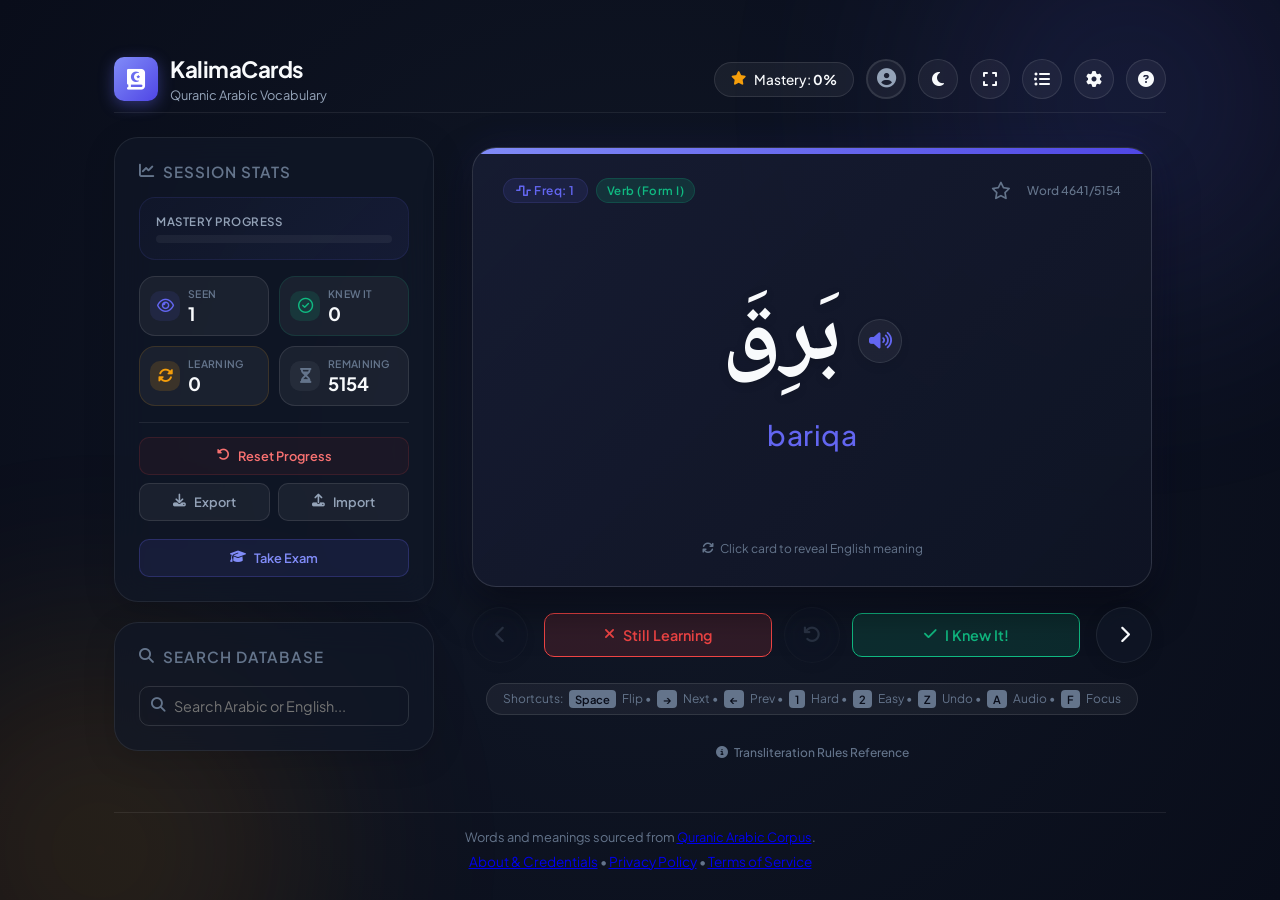
<file: index.html>
<!DOCTYPE html>
<html lang="en">
<head>
  <meta charset="UTF-8">
  <meta name="viewport" content="width=device-width, initial-scale=1.0">
  <title>KalimaCards - Learn Quranic Arabic Vocabulary</title>
  <meta name="description" content="Master Quranic Arabic vocabulary through digital flashcards based on word frequency. Active recall, progress tracking, and beautiful Quranic typography.">
  <link rel="canonical" href="https://kalimacards.com/">

  <!-- Open Graph / Facebook -->
  <meta property="og:type" content="website">
  <meta property="og:url" content="https://kalimacards.com/">
  <meta property="og:title" content="KalimaCards - Learn Quranic Arabic Vocabulary">
  <meta property="og:description" content="Master Quranic Arabic vocabulary through digital flashcards based on word frequency. Active recall, progress tracking, and beautiful Quranic typography.">
  <meta property="og:image" content="https://kalimacards.com/assets/icon.svg">

  <!-- Twitter -->
  <meta name="twitter:card" content="summary">
  <meta name="twitter:url" content="https://kalimacards.com/">
  <meta name="twitter:title" content="KalimaCards - Learn Quranic Arabic Vocabulary">
  <meta name="twitter:description" content="Master Quranic Arabic vocabulary through digital flashcards based on word frequency. Active recall, progress tracking, and beautiful Quranic typography.">
  <meta name="twitter:image" content="https://kalimacards.com/assets/icon.svg">

  <!-- Favicon -->
  <link rel="icon" type="image/svg+xml" href="data:image/svg+xml,<svg xmlns=%22http://www.w3.org/2000/svg%22 viewBox=%220 0 100 100%22><text y=%22.9em%22 font-size=%2290%22>📖</text></svg>">
  
  <!-- PWA Manifest & Icons -->
  <link rel="manifest" href="assets/manifest.json">
  <link rel="apple-touch-icon" href="assets/icon.svg">
  <meta name="theme-color" content="#0d0e15">

  <!-- JSON-LD Structured Data Schema -->
  <script type="application/ld+json">
  {
    "@context": "https://schema.org",
    "@type": "SoftwareApplication",
    "name": "KalimaCards",
    "operatingSystem": "All",
    "applicationCategory": "EducationalApplication",
    "description": "Master Quranic Arabic vocabulary through digital flashcards based on word frequency. Active recall, progress tracking, and beautiful Quranic typography.",
    "offers": {
      "@type": "Offer",
      "price": "0.00",
      "priceCurrency": "USD"
    },
    "author": {
      "@type": "Person",
      "name": "Tareq Mohammad Yousuf",
      "url": "https://tareqmy.com"
    }
  }
  </script>
  
  <!-- Local Web Fonts -->
  <link rel="stylesheet" href="assets/fonts/fonts.css">
  
  <!-- FontAwesome Icons -->
  <link rel="stylesheet" href="https://cdnjs.cloudflare.com/ajax/libs/font-awesome/6.4.0/css/all.min.css">
  
  <!-- Custom CSS -->
  <link rel="stylesheet" href="assets/style.css">
  
  <script>
    // Synchronously load user theme preference to avoid color flashing
    (function() {
      let savedTheme = 'dark';
      try {
        savedTheme = localStorage.getItem('theme') || 'dark';
      } catch (e) {}
      document.documentElement.setAttribute('data-theme', savedTheme);
      if (savedTheme === 'light') {
        document.documentElement.classList.add('light-theme');
      }
    })();
  </script>
  
  <!-- Google Identity Services (GIS) SDK -->
  <script src="https://accounts.google.com/gsi/client" async defer></script>
</head>
<body>
  <!-- Background Glow Effects -->
  <div class="glow-container">
    <div class="glow-sphere glow-1"></div>
    <div class="glow-sphere glow-2"></div>
  </div>

  <div class="app-container">
    <!-- Header -->
    <header>
      <div class="logo-area">
        <span class="logo-icon"><i class="fa-solid fa-book-quran"></i></span>
        <div class="logo-text">
          <h1>KalimaCards</h1>
          <span class="tagline">Quranic Arabic Vocabulary</span>
        </div>
      </div>
      <div class="header-actions">
        <div class="stat-badge" id="mastery-badge" title="Mastery Score: Words marked as 'Knew It'">
          <i class="fa-solid fa-star"></i>
          <span><span class="mastery-text">Mastery: </span><strong id="score-percentage">0%</strong></span>
        </div>
        <div class="actions-wrapper" id="actions-wrapper">
          <button id="sync-indicator-btn" class="sync-indicator" style="display: none;" title="Backup & Sync Status">
            <i class="fa-solid fa-cloud"></i>
            <span id="sync-text">Guest</span>
          </button>
          <button id="profile-btn" class="user-profile-btn" aria-label="User Account" title="Sign In / Account Settings">
            <i class="fa-solid fa-circle-user"></i>
          </button>
          <button id="theme-toggle" class="icon-btn" aria-label="Toggle theme" title="Toggle Light/Dark Theme">
            <i class="fa-solid fa-moon"></i>
          </button>
          <button id="focus-toggle" class="icon-btn" aria-label="Toggle focus mode" title="Toggle Focus Mode (F)">
            <i class="fa-solid fa-expand"></i>
          </button>
          <button id="vocab-explorer-btn" class="icon-btn" aria-label="Vocabulary Explorer" title="Vocabulary Explorer">
            <i class="fa-solid fa-list-ul"></i>
          </button>
          <button id="settings-btn" class="icon-btn" aria-label="Filters and Settings" title="Filters & Settings">
            <i class="fa-solid fa-gear"></i>
          </button>
          <button id="help-btn" class="icon-btn" aria-label="Keyboard Shortcuts & Gestures Help" title="Help & Shortcuts">
            <i class="fa-solid fa-circle-question"></i>
          </button>
        </div>
        <button id="mobile-menu-btn" class="icon-btn mobile-menu-btn" aria-label="Open menu" title="Menu">
          <i class="fa-solid fa-bars"></i>
        </button>
      </div>
    </header>

    <!-- Main Content Grid -->
    <main class="main-content">
      <!-- Sidebar / Controls Area -->
      <aside class="controls-sidebar" aria-label="Controls and Statistics">
        <!-- Session Statistics Card -->
        <div class="sidebar-card card-blur stats-sidebar-card">
          <div class="sidebar-card-header">
            <h3><i class="fa-solid fa-chart-line"></i> Session Stats</h3>
          </div>
          
          <div class="stats-overview-box">
            <div class="progress-info">
              <span class="progress-title">Mastery Progress</span>
              <div class="progress-bar-container">
                <div class="progress-bar-fill" id="session-progress" style="width: 0%"></div>
              </div>
            </div>
          </div>

          <div class="stats-grid-new">
            <div class="stat-card-new seen" title="Words encountered during this study session">
              <div class="stat-icon-wrapper"><i class="fa-regular fa-eye"></i></div>
              <div class="stat-content">
                <span class="stat-label-new">Seen</span>
                <span class="stat-val-new" id="stats-seen">0</span>
              </div>
            </div>
            <div class="stat-card-new known" title="Words you mastered ('Knew It')">
              <div class="stat-icon-wrapper"><i class="fa-regular fa-circle-check"></i></div>
              <div class="stat-content">
                <span class="stat-label-new">Knew It</span>
                <span class="stat-val-new text-success" id="stats-known">0</span>
              </div>
            </div>
            <div class="stat-card-new learning" title="Words currently in learning state">
              <div class="stat-icon-wrapper"><i class="fa-solid fa-rotate"></i></div>
              <div class="stat-content">
                <span class="stat-label-new">Learning</span>
                <span class="stat-val-new text-warning" id="stats-learning">0</span>
              </div>
            </div>
            <div class="stat-card-new remaining" title="Words left to master in current selection">
              <div class="stat-icon-wrapper"><i class="fa-solid fa-hourglass-half"></i></div>
              <div class="stat-content">
                <span class="stat-label-new">Remaining</span>
                <span class="stat-val-new" id="stats-remaining">0</span>
              </div>
            </div>
          </div>

          <div class="stats-actions-container">
            <button id="reset-session" class="btn-action reset" title="Clear all learning progress">
              <i class="fa-solid fa-rotate-left"></i> Reset Progress
            </button>
            <div class="backup-actions">
              <button id="export-stats" class="btn-action export" title="Download progress backup as JSON">
                <i class="fa-solid fa-download"></i> Export
              </button>
              <button id="import-stats" class="btn-action import" title="Restore progress backup from JSON">
                <i class="fa-solid fa-upload"></i> Import
              </button>
            </div>
            <button id="exam-sidebar-btn" class="btn-action exam" title="Take an MCQ Exam on current words">
              <i class="fa-solid fa-graduation-cap"></i> Take Exam
            </button>
            <input type="file" id="import-file-input" style="display: none;" accept=".json">
          </div>
        </div>

        <!-- Search Card -->
        <div class="sidebar-card card-blur">
          <div class="sidebar-card-header">
            <h3><i class="fa-solid fa-magnifying-glass"></i> Search Database</h3>
          </div>
          <div class="control-group" style="margin-bottom: 0;">
            <div class="search-wrapper">
              <i class="fa-solid fa-magnifying-glass search-icon"></i>
              <input type="text" id="search-input" placeholder="Search Arabic or English..." autocomplete="off">
              <button id="clear-search" class="clear-search-btn" style="display: none;" title="Clear search">
                <i class="fa-solid fa-xmark"></i>
              </button>
            </div>
            <div id="search-results" class="search-results-box" style="display: none;"></div>
          </div>
        </div>
      </aside>

      <!-- Flashcard Deck Area -->
      <section class="card-display-area">
        <!-- Guest Sign-in Banner -->
        <div class="guest-signin-prompt" id="guest-signin-prompt">
          <div class="guest-signin-prompt-content">
            <div class="guest-signin-prompt-title">Backup & Sync Your Progress</div>
            <div class="guest-signin-prompt-subtitle">Sign in with Google to sync your mastery and starred words across devices.</div>
          </div>
          <button class="guest-signin-prompt-btn" id="guest-signin-prompt-btn">Sign In</button>
        </div>

        <!-- 3D Flashcard Container -->
        <div class="flashcard-container" id="flashcard-container">
          <div class="flashcard" id="flashcard" role="button" tabindex="0" aria-label="Flashcard. Click to reveal meaning.">
            <!-- Front of Card (Arabic & Transliteration) -->
            <div class="card-face card-front">
              <div class="card-header">
                <div class="card-header-left">
                  <span class="frequency-tag" id="freq-tag-front">
                    <i class="fa-solid fa-wave-square"></i> Freq: 0
                  </span>
                  <span class="pos-tag" id="pos-tag-front" style="display: none;"></span>
                </div>
                <div class="card-header-right">
                  <button id="star-btn-front" class="star-btn" aria-label="Star word" title="Star word">
                    <i class="fa-regular fa-star"></i>
                  </button>
                  <span class="card-index-indicator" id="card-index-front">Word 0/0</span>
                </div>
              </div>
              <div class="card-body">
                <div class="arabic-word-wrapper">
                  <h2 class="arabic-text" id="arabic-word">...</h2>
                  <button id="speak-btn-front" class="speak-btn" title="Listen Pronunciation" aria-label="Listen Pronunciation">
                    <i class="fa-solid fa-volume-high"></i>
                  </button>
                </div>
                <p class="transliteration" id="word-transliteration">...</p>
              </div>
              <div class="card-footer">
                <span class="interaction-hint">
                  <i class="fa-solid fa-arrows-rotate"></i> Click card to reveal English meaning
                </span>
              </div>
            </div>

            <!-- Back of Card (English Meaning) -->
            <div class="card-face card-back">
              <div class="card-header">
                <div class="card-header-left">
                  <span class="frequency-tag" id="freq-tag-back">
                    <i class="fa-solid fa-wave-square"></i> Freq: 0
                  </span>
                  <span class="pos-tag" id="pos-tag-back" style="display: none;"></span>
                </div>
                <div class="card-header-right">
                  <button id="star-btn-back" class="star-btn" aria-label="Star word" title="Star word">
                    <i class="fa-regular fa-star"></i>
                  </button>
                  <span class="card-index-indicator" id="card-index-back">Word 0/0</span>
                </div>
              </div>
              <div class="card-body">
                <div class="arabic-mini-wrapper">
                  <span class="arabic-mini" id="arabic-word-mini">...</span>
                  <button id="speak-btn-back" class="speak-btn-mini" title="Listen Pronunciation" aria-label="Listen Pronunciation">
                    <i class="fa-solid fa-volume-high"></i>
                  </button>
                </div>
                <p class="transliteration-mini" id="word-transliteration-mini">...</p>
                <div class="divider"></div>
                <div class="meaning-wrapper">
                  <h2 class="meaning-text" id="word-meaning">...</h2>
                </div>
                <div class="root-wrapper" id="root-wrapper" style="display: none; margin-bottom: 12px; font-size: 0.85rem; color: var(--text-secondary);">
                  <span>Root: <strong id="word-root" style="font-family: var(--font-arabic); font-size: 1.1rem; color: var(--text-primary); margin-left: 4px;">...</strong></span>
                </div>
                <div class="study-link-wrapper">
                  <a id="corpus-link" href="#" target="_blank" class="study-link" title="Open corpus.quran.com Analysis in a new tab">
                    <i class="fa-solid fa-arrow-up-right-from-square"></i> Study Root & Grammar
                  </a>
                </div>
              </div>
              <div class="card-footer">
                <span class="interaction-hint">
                  <i class="fa-solid fa-arrows-rotate"></i> Click card to hide meaning
                </span>
              </div>
            </div>
          </div>
        </div>

        <!-- Navigation & Self-Assessment Controls -->
        <div class="controls-deck">
          <button id="prev-btn" class="btn btn-nav" title="Previous Card (Left Arrow)">
            <i class="fa-solid fa-chevron-left"></i>
          </button>
          
          <div class="assessment-buttons" id="assessment-container">
            <button id="no-btn" class="btn btn-danger" title="Mark as Still Learning">
              <i class="fa-solid fa-xmark"></i> Still Learning
            </button>
            <button id="undo-btn" class="btn" title="Undo Last Change (Ctrl+Z or Z)" aria-label="Undo Last Change" disabled>
              <i class="fa-solid fa-arrow-rotate-left"></i>
            </button>
            <button id="yes-btn" class="btn btn-success" title="Mark as Mastered">
              <i class="fa-solid fa-check"></i> I Knew It!
            </button>
          </div>

          <button id="next-btn" class="btn btn-nav" title="Next Card (Right Arrow or Space)">
            <i class="fa-solid fa-chevron-right"></i>
          </button>
        </div>

        <!-- Keyboard Shortcuts Help -->
        <div class="keyboard-shortcuts">
          <span>Shortcuts:</span>
          <kbd>Space</kbd> Flip Card &bull; <kbd>&rarr;</kbd> Next &bull; <kbd>&larr;</kbd> Prev &bull; <kbd>1</kbd> Hard &bull; <kbd>2</kbd> Easy &bull; <kbd>Z</kbd> Undo &bull; <kbd>A</kbd> Audio &bull; <kbd>F</kbd> Focus
        </div>

        <!-- Transliteration Rules Reference -->
        <div class="rules-reference">
          <a href="https://corpus.quran.com/java/buckwalter.jsp" target="_blank" class="reference-link">
            <i class="fa-solid fa-circle-info"></i> Transliteration Rules Reference
          </a>
        </div>
      </section>
    </main>

    <!-- Footer -->
    <footer>
      <p>Words and meanings sourced from <a href="https://corpus.quran.com" target="_blank" rel="noopener noreferrer">Quranic Arabic Corpus</a>.</p>
      <p style="margin-top: 8px; font-size: 0.85rem;">
        <a href="about.html">About &amp; Credentials</a> &bull; 
        <a href="privacy.html">Privacy Policy</a> &bull; 
        <a href="terms.html">Terms of Service</a>
      </p>
    </footer>
  </div>

  <!-- Authentication & Sync Profile Modal -->
  <div class="auth-modal-overlay" id="auth-modal-overlay">
    <div class="auth-modal-card">
      <button class="auth-modal-close" id="auth-modal-close" aria-label="Close modal">
        <i class="fa-solid fa-xmark"></i>
      </button>
      
      <!-- Guest View (Not Signed In) -->
      <div id="auth-view-guest">
        <div class="auth-modal-header">
          <span class="auth-modal-icon"><i class="fa-solid fa-cloud-arrow-up"></i></span>
          <h2 class="auth-modal-title">Save Your Progress</h2>
          <p class="auth-modal-subtitle">Backup your statistics, stars, and vocabulary progress to the cloud. Access them from any device.</p>
        </div>
        
        <div class="auth-features-list">
          <div class="auth-feature-item">
            <i class="fa-solid fa-circle-check"></i>
            <span>Deduplicated progress merging across all devices</span>
          </div>
          <div class="auth-feature-item">
            <i class="fa-solid fa-circle-check"></i>
            <span>Real-time automatic background backup</span>
          </div>
          <div class="auth-feature-item">
            <i class="fa-solid fa-circle-check"></i>
            <span>Fully functional offline, auto-sync when online</span>
          </div>
        </div>
        
        <div class="google-btn-wrapper">
          <div id="google-signin-btn"></div>
        </div>
        
        <p class="auth-modal-subtitle" style="font-size: 0.75rem; margin-top: 16px;">
          By signing in, you agree to backup your local learning progress to the AWS cloud database.
        </p>
      </div>
      
      <!-- Authenticated View (Signed In) -->
      <div id="auth-view-user" style="display: none;">
        <div class="auth-modal-header">
          <div class="profile-user-avatar" id="user-avatar-container">
            <i class="fa-solid fa-user" style="font-size: 2.5rem; line-height: 80px; color: var(--text-secondary);"></i>
          </div>
          <h2 class="profile-user-name" id="user-display-name">User Name</h2>
          <p class="profile-user-email" id="user-display-email">user@example.com</p>
        </div>
        
        <div class="profile-sync-status-badge" id="profile-sync-status">
          <i class="fa-solid fa-cloud"></i> <span id="profile-sync-text">Synced & Secure</span>
        </div>
        
        <button class="auth-action-btn btn-signout" id="auth-signout-btn">
          <i class="fa-solid fa-right-from-bracket"></i> Sign Out
        </button>
        
        <button class="auth-action-btn btn-delete-acc" id="auth-delete-btn">
          <i class="fa-solid fa-trash-can"></i> Delete Account & Data
        </button>
        
        <!-- Delete Confirmation Screen -->
        <div class="delete-confirmation-box" id="delete-confirm-box">
          <div class="delete-confirm-title">Are you absolutely sure?</div>
          <div class="delete-confirm-text">This will permanently delete your sync record from the cloud and clear your local progress stats. This action cannot be undone.</div>
          <div class="delete-confirm-actions">
            <button class="btn-danger-confirm" id="delete-confirm-yes-btn">Yes, Delete Everything</button>
            <button class="btn-danger-cancel" id="delete-confirm-no-btn">Cancel</button>
          </div>
        </div>
      </div>
    </div>
  </div>

  <!-- Settings Modal Overlay -->
  <div class="settings-modal-overlay" id="settings-modal-overlay">
    <div class="settings-modal-card">
      <button class="settings-modal-close" id="settings-modal-close" aria-label="Close settings">
        <i class="fa-solid fa-xmark"></i>
      </button>
      
      <div class="settings-modal-header">
        <h3><i class="fa-solid fa-sliders"></i> Filters & Settings</h3>
      </div>
      
      <div class="settings-modal-body">
        <!-- Filter Toggles -->
        <div class="control-group toggles-group" style="display: flex; flex-direction: column; gap: 8px;">
          <div class="switch-wrapper">
            <label for="starred-only-toggle" class="switch-label">
              <i class="fa-solid fa-star star-icon"></i> Starred Words Only
            </label>
            <label class="switch">
              <input type="checkbox" id="starred-only-toggle">
              <span class="slider-switch"></span>
            </label>
          </div>
          
          <div class="switch-wrapper">
            <label for="hide-known-toggle" class="switch-label">
              <i class="fa-solid fa-eye-slash eye-icon"></i> Hide Mastered Words
            </label>
            <label class="switch">
              <input type="checkbox" id="hide-known-toggle">
              <span class="slider-switch"></span>
            </label>
          </div>
        </div>

        <!-- Frequency Range Slider -->
        <div class="control-group">
          <div class="slider-header">
            <label for="freq-min">Word Frequency</label>
            <span class="slider-value-display">
              <span id="freq-min-val">1</span> - <span id="freq-max-val">3,226</span>
              <span id="filtered-word-count" style="opacity: 0.7; font-weight: 400; margin-left: 4px;">(5,154 words)</span>
            </span>
          </div>
          <div class="range-slider-wrapper">
            <div class="slider-track" id="slider-track"></div>
            <input type="range" id="freq-min" min="0" max="180" value="0" aria-label="Minimum word frequency">
            <input type="range" id="freq-max" min="0" max="180" value="180" aria-label="Maximum word frequency">
          </div>
        </div>

        <!-- Top Words (Coverage) -->
        <div class="control-group">
          <label for="coverage-filter">Top Words (By Cumulative Frequency)</label>
          <div class="select-wrapper has-prefix">
            <i class="fa-solid fa-layer-group select-prefix-icon"></i>
            <select id="coverage-filter">
              <option value="all">All Words (100%)</option>
              <option value="50">Top 50% (Core Vocabulary)</option>
              <option value="75">Top 75% (Common Words)</option>
              <option value="90">Top 90% (Extended Vocabulary)</option>
            </select>
            <i class="fa-solid fa-chevron-down select-arrow"></i>
          </div>
        </div>

        <!-- Part of Speech -->
        <div class="control-group">
          <label for="pos-filter">Part of Speech</label>
          <div class="select-wrapper has-prefix">
            <i class="fa-solid fa-tags select-prefix-icon"></i>
            <select id="pos-filter">
              <option value="all">All Parts of Speech</option>
              <option value="verbs">Verbs Only</option>
              <option value="nouns">Nouns & Proper Nouns</option>
              <option value="particles">Particles & Prepositions</option>
            </select>
            <i class="fa-solid fa-chevron-down select-arrow"></i>
          </div>
        </div>

        <!-- Learning Mode -->
        <div class="control-group">
          <label for="learning-mode">Learning Mode</label>
          <div class="select-wrapper has-prefix">
            <i class="fa-solid fa-shuffle select-prefix-icon"></i>
            <select id="learning-mode">
              <option value="random">Randomize Order</option>
              <option value="sequential">Sequential (By Frequency)</option>
            </select>
            <i class="fa-solid fa-chevron-down select-arrow"></i>
          </div>
        </div>

        <!-- Arabic Font Selection -->
        <div class="control-group">
          <label for="arabic-font-select">Arabic Font Style</label>
          <div class="select-wrapper has-prefix">
            <i class="fa-solid fa-font select-prefix-icon"></i>
            <select id="arabic-font-select">
              <option value="default">Classic Naskh (Default)</option>
              <option value="amiri">Elegant Amiri (Quranic Style)</option>
            </select>
            <i class="fa-solid fa-chevron-down select-arrow"></i>
          </div>
        </div>
      </div>
      
      <div class="settings-modal-footer">
        <button id="reset-filters-btn" class="reset-link-btn" title="Reset all filters to default">
          <i class="fa-solid fa-arrow-rotate-left"></i> Reset
        </button>
        <button id="apply-settings-btn" class="btn-action apply-settings" style="margin: 0; padding: 10px 24px;" title="Apply changes and close Settings">
          Apply & Close
        </button>
      </div>
    </div>
  </div>

  <!-- Vocabulary Explorer Modal Overlay -->
  <div class="vocab-modal-overlay" id="vocab-modal-overlay">
    <div class="vocab-modal-card">
      <button class="vocab-modal-close" id="vocab-modal-close" aria-label="Close vocabulary explorer">
        <i class="fa-solid fa-xmark"></i>
      </button>
      
      <div class="vocab-modal-header">
        <h3><i class="fa-solid fa-list-ul"></i> Vocabulary Explorer</h3>
        <span class="vocab-total-count" id="vocab-total-count">0 words</span>
      </div>

      <div class="vocab-search-row">
        <div class="search-wrapper">
          <i class="fa-solid fa-magnifying-glass search-icon"></i>
          <input type="text" id="vocab-search-input" placeholder="Search Arabic, Buckwalter, or English meaning..." autocomplete="off">
          <button id="vocab-clear-search" class="clear-search-btn" style="display: none;" title="Clear search">
            <i class="fa-solid fa-xmark"></i>
          </button>
        </div>
      </div>

      <div class="vocab-tabs-row">
        <button class="vocab-tab active" data-tab="all">All</button>
        <button class="vocab-tab" data-tab="starred"><i class="fa-solid fa-star"></i> Starred</button>
        <button class="vocab-tab" data-tab="known"><i class="fa-solid fa-circle-check"></i> Mastered</button>
        <button class="vocab-tab" data-tab="learning"><i class="fa-solid fa-rotate"></i> Learning</button>
      </div>
      
      <div class="vocab-modal-body">
        <div class="vocab-table-wrapper">
          <table class="vocab-table">
            <thead>
              <tr>
                <th style="width: 40px; text-align: center;">⭐</th>
                <th>Word</th>
                <th>Meaning</th>
                <th class="col-hide-mobile">POS</th>
                <th class="col-hide-mobile" style="text-align: right;">Occ.</th>
                <th style="width: 80px; text-align: center;">Action</th>
              </tr>
            </thead>
            <tbody id="vocab-table-body">
              <!-- Dynamically populated rows -->
            </tbody>
          </table>
          <div id="vocab-empty-state" class="vocab-empty-state" style="display: none;">
            <i class="fa-solid fa-folder-open"></i>
            <p>No words found in this selection.</p>
          </div>
        </div>
      </div>
    </div>
  </div>

  <!-- Exam Modal Overlay -->
  <div class="exam-modal-overlay" id="exam-modal-overlay" style="display: none;">
    <div class="exam-modal-card card-blur" id="exam-modal">
      <!-- Content will be injected dynamically via JS -->
    </div>
  </div>

  <!-- Help Modal Overlay -->
  <div class="help-modal-overlay" id="help-modal-overlay">
    <div class="help-modal-card">
      <button class="help-modal-close" id="help-modal-close" aria-label="Close help">
        <i class="fa-solid fa-xmark"></i>
      </button>
      
      <div class="help-modal-header">
        <h3><i class="fa-solid fa-circle-question"></i> Help & Guides</h3>
      </div>

      <div class="help-modal-body">
        <div class="help-section">
          <h4><i class="fa-solid fa-keyboard"></i> Keyboard Shortcuts</h4>
          <div class="help-grid">
            <div class="help-row">
              <span class="help-key"><kbd>Space</kbd></span>
              <span class="help-desc">Flip Card / Next Card</span>
            </div>
            <div class="help-row">
              <span class="help-key"><kbd>&rarr;</kbd> / <kbd>&larr;</kbd></span>
              <span class="help-desc">Next / Previous Card</span>
            </div>
            <div class="help-row">
              <span class="help-key"><kbd>1</kbd> / <kbd>2</kbd></span>
              <span class="help-desc">Mark Still Learning / Mastered</span>
            </div>
            <div class="help-row">
              <span class="help-key"><kbd>A</kbd></span>
              <span class="help-desc">Pronounce Arabic Word</span>
            </div>
            <div class="help-row">
              <span class="help-key"><kbd>S</kbd></span>
              <span class="help-desc">Toggle Star Status</span>
            </div>
            <div class="help-row">
              <span class="help-key"><kbd>F</kbd></span>
              <span class="help-desc">Toggle Focus Mode</span>
            </div>
            <div class="help-row">
              <span class="help-key"><kbd>Z</kbd></span>
              <span class="help-desc">Undo Last Progress Change</span>
            </div>
            <div class="help-row">
              <span class="help-key"><kbd>Esc</kbd></span>
              <span class="help-desc">Close Open Modal / Dialog</span>
            </div>
          </div>
        </div>

        <div class="help-section" style="margin-top: 24px;">
          <h4><i class="fa-solid fa-fingerprint"></i> Mobile & Touch Gestures</h4>
          <div class="help-grid">
            <div class="help-row">
              <span class="help-gesture"><i class="fa-solid fa-hand-pointer"></i> Tap Card</span>
              <span class="help-desc">Flip Card</span>
            </div>
            <div class="help-row">
              <span class="help-gesture"><i class="fa-solid fa-arrow-right-long"></i> Swipe Right</span>
              <span class="help-desc">Mark as Mastered (Green)</span>
            </div>
            <div class="help-row">
              <span class="help-gesture"><i class="fa-solid fa-arrow-left-long"></i> Swipe Left</span>
              <span class="help-desc">Mark as Still Learning (Orange)</span>
            </div>
            <div class="help-row">
              <span class="help-gesture"><i class="fa-solid fa-arrow-up-long"></i> Swipe Up</span>
              <span class="help-desc">Load Next Card</span>
            </div>
            <div class="help-row">
              <span class="help-gesture"><i class="fa-solid fa-arrow-down-long"></i> Swipe Down</span>
              <span class="help-desc">Load Previous Card</span>
            </div>
            <div class="help-row">
              <span class="help-gesture"><i class="fa-solid fa-hand-back-fist"></i> Long Press</span>
              <span class="help-desc">Toggle Star (with Vibration)</span>
            </div>
          </div>
        </div>
      </div>
    </div>
  </div>

  <!-- Custom JS loaded as module -->
  <script type="module" src="lib/app.js"></script>
</body>
</html>
</file>
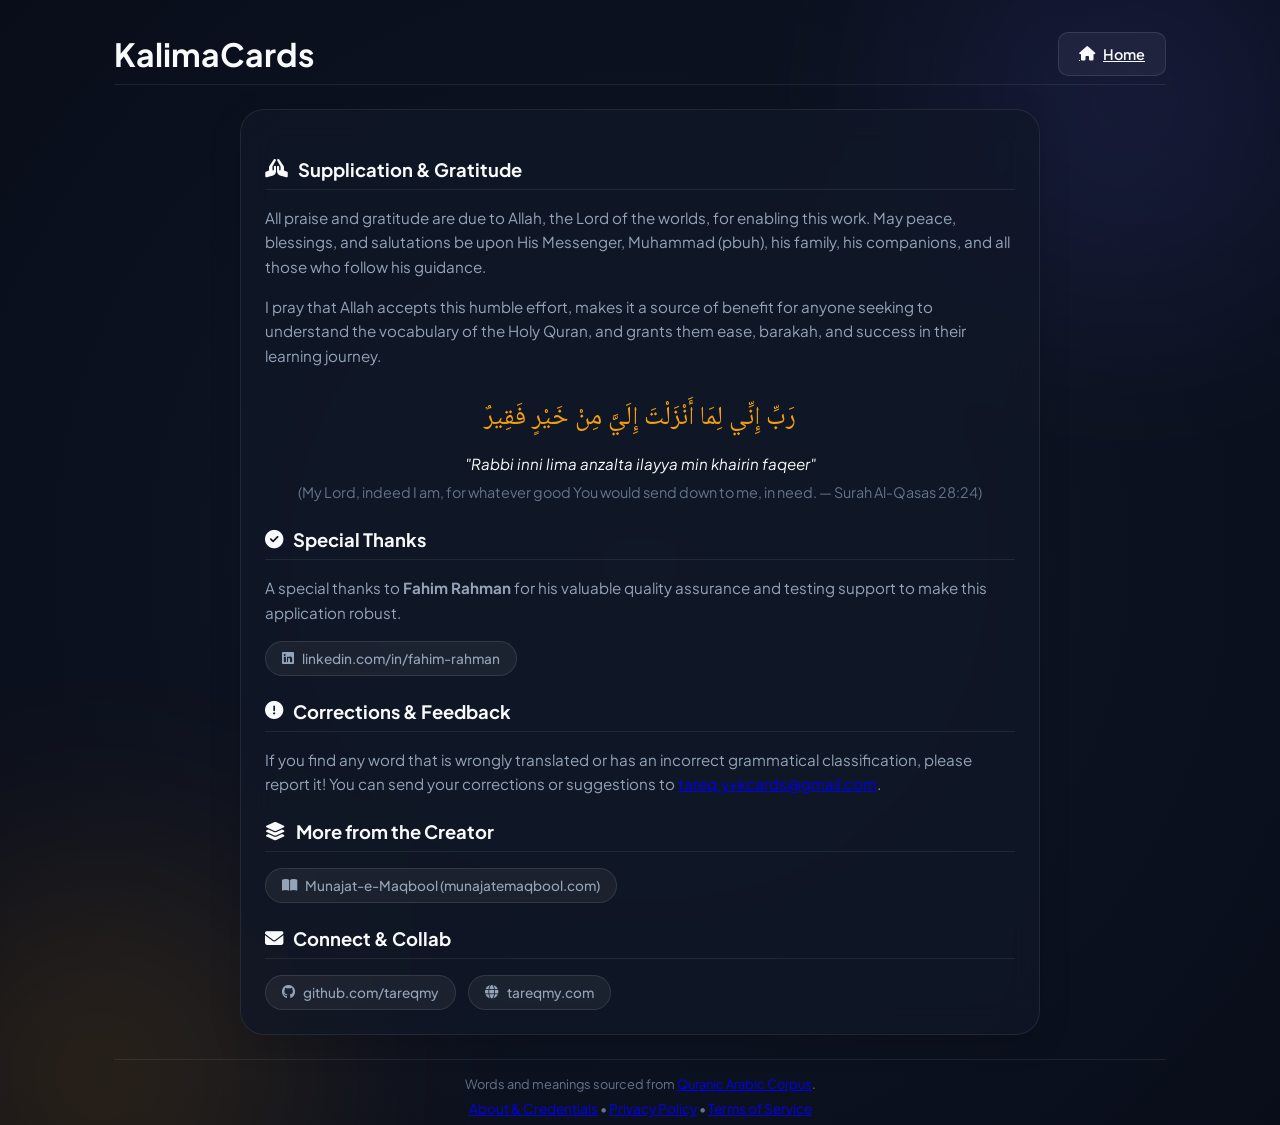
<file: about.html>
<!DOCTYPE html>
<html lang="en">
<head>
  <meta charset="UTF-8">
  <meta name="viewport" content="width=device-width, initial-scale=1.0">
  <title>About & Credentials - KalimaCards</title>
  <meta name="description" content="Learn about Tareq Mohammad Yousuf, the creator of KalimaCards, and his professional software architecture and engineering credentials.">
  <link rel="canonical" href="https://kalimacards.com/about.html">

  <!-- Open Graph / Facebook -->
  <meta property="og:type" content="profile">
  <meta property="og:url" content="https://kalimacards.com/about.html">
  <meta property="og:title" content="About & Credentials - KalimaCards">
  <meta property="og:description" content="Learn about Tareq Mohammad Yousuf, the creator of KalimaCards, and his professional software architecture and engineering credentials.">
  <meta property="og:image" content="https://kalimacards.com/icon.svg">

  <!-- Twitter -->
  <meta name="twitter:card" content="summary">
  <meta name="twitter:url" content="https://kalimacards.com/about.html">
  <meta name="twitter:title" content="About & Credentials - KalimaCards">
  <meta name="twitter:description" content="Learn about Tareq Mohammad Yousuf, the creator of KalimaCards, and his professional software architecture and engineering credentials.">
  <meta name="twitter:image" content="https://kalimacards.com/icon.svg">

  <!-- Favicon -->
  <link rel="icon" type="image/svg+xml" href="data:image/svg+xml,<svg xmlns=%22http://www.w3.org/2000/svg%22 viewBox=%220 0 100 100%22><text y=%22.9em%22 font-size=%2290%22>📖</text></svg>">
  
  <!-- PWA Manifest & Icons -->
  <link rel="manifest" href="assets/manifest.json">
  <link rel="apple-touch-icon" href="assets/icon.svg">
  <meta name="theme-color" content="#0d0e15">

  <!-- JSON-LD Structured Data Schema -->
  <script type="application/ld+json">
  {
    "@context": "https://schema.org",
    "@type": "ProfilePage",
    "mainEntity": {
      "@type": "Person",
      "name": "Tareq Mohammad Yousuf",
      "jobTitle": "Software Architect & Team Lead",
      "description": "Software Architect, Developer, and Team Lead with over 20 years of experience building high-scale, reliable enterprise systems.",
      "url": "https://tareqmy.com",
      "sameAs": [
        "https://github.com/tareqmy",
        "mailto:tareq.y@gmail.com"
      ]
    }
  }
  </script>
  
  <!-- Local Web Fonts -->
  <link rel="stylesheet" href="assets/fonts/fonts.css">
  
  <!-- FontAwesome Icons -->
  <link rel="stylesheet" href="https://cdnjs.cloudflare.com/ajax/libs/font-awesome/6.4.0/css/all.min.css">
  
  <!-- Custom CSS -->
  <link rel="stylesheet" href="assets/style.css">
  
  <script>
    // Synchronously load user theme preference to avoid color flashing
    (function() {
      let savedTheme = 'dark';
      try {
        savedTheme = localStorage.getItem('theme') || 'dark';
      } catch (e) {}
      document.documentElement.setAttribute('data-theme', savedTheme);
      if (savedTheme === 'light') {
        document.documentElement.classList.add('light-theme');
      }
    })();
  </script>
</head>
<body>
  <!-- Background Glow Effects -->
  <div class="glow-container">
    <div class="glow-sphere glow-1"></div>
    <div class="glow-sphere glow-2"></div>
  </div>

  <div class="app-container">
    <!-- Header -->
    <header>
      <div class="logo">
        <h1>KalimaCards</h1>
      </div>
      <div class="header-actions">
        <a href="index.html" class="btn btn-secondary">
          <i class="fa-solid fa-house"></i> Home
        </a>
      </div>
    </header>

    <!-- Main Content -->
    <main class="main-content single-column">
      <section class="about-card card-blur">
        <h3 class="section-title"><i class="fa-solid fa-hands-praying"></i> Supplication & Gratitude</h3>
        <div class="profile-bio">
          <p>
            All praise and gratitude are due to Allah, the Lord of the worlds, for enabling this work. May peace, blessings, and salutations be upon His Messenger, Muhammad (pbuh), his family, his companions, and all those who follow his guidance.
          </p>
          <p>
            I pray that Allah accepts this humble effort, makes it a source of benefit for anyone seeking to understand the vocabulary of the Holy Quran, and grants them ease, barakah, and success in their learning journey.
          </p>
          <p class="arabic-dua" style="font-family: var(--font-arabic); font-size: 1.6em; text-align: center; margin: 1.2em 0 0.5em 0; direction: rtl; color: var(--accent-gold);">
            رَبِّ إِنِّي لِمَا أَنْزَلْتَ إِلَيَّ مِنْ خَيْرٍ فَقِيرٌ
          </p>
          <p class="translit-dua" style="font-style: italic; text-align: center; color: var(--text-primary); font-size: 0.95em; margin-bottom: 0.3em;">
            "Rabbi inni lima anzalta ilayya min khairin faqeer"
          </p>
          <p class="translation-dua" style="font-size: 0.9em; text-align: center; margin-bottom: 1.5em; color: var(--text-muted);">
            (My Lord, indeed I am, for whatever good You would send down to me, in need. — Surah Al-Qasas 28:24)
          </p>
        </div>

        <h3 class="section-title"><i class="fa-solid fa-circle-check"></i> Special Thanks</h3>
        <div class="profile-bio">
          <p>
            A special thanks to <strong>Fahim Rahman</strong> for his valuable quality assurance and testing support to make this application robust.
          </p>
        </div>
        <div class="connect-links" style="margin-top: 10px; margin-bottom: 24px;">
          <a href="https://www.linkedin.com/in/fahim-rahman-4b333791/" target="_blank" class="connect-item">
            <i class="fa-brands fa-linkedin"></i> linkedin.com/in/fahim-rahman
          </a>
        </div>

        <h3 class="section-title"><i class="fa-solid fa-circle-exclamation"></i> Corrections & Feedback</h3>
        <div class="profile-bio">
          <p>
            If you find any word that is wrongly translated or has an incorrect grammatical classification, please report it! You can send your corrections or suggestions to <a href="mailto:tareq.y+kcards@gmail.com">tareq.y+kcards@gmail.com</a>.
          </p>
        </div>

        <h3 class="section-title"><i class="fa-solid fa-layer-group"></i> More from the Creator</h3>
        <div class="connect-links" style="margin-top: 10px; margin-bottom: 24px;">
          <a href="https://munajatemaqbool.com/" target="_blank" rel="noopener noreferrer" class="connect-item">
            <i class="fa-solid fa-book-open"></i> Munajat-e-Maqbool (munajatemaqbool.com)
          </a>
        </div>

        <h3 class="section-title"><i class="fa-solid fa-envelope"></i> Connect & Collab</h3>
        <div class="connect-links">
          <a href="https://github.com/tareqmy" target="_blank" class="connect-item">
            <i class="fa-brands fa-github"></i> github.com/tareqmy
          </a>
          <a href="https://tareqmy.com" target="_blank" class="connect-item">
            <i class="fa-solid fa-globe"></i> tareqmy.com
          </a>
        </div>
      </section>
    </main>

    <!-- Footer -->
    <footer>
      <p>Words and meanings sourced from <a href="https://corpus.quran.com" target="_blank" rel="noopener noreferrer">Quranic Arabic Corpus</a>.</p>
      <p style="margin-top: 8px; font-size: 0.85rem;">
        <a href="about.html">About &amp; Credentials</a> &bull; 
        <a href="privacy.html">Privacy Policy</a> &bull; 
        <a href="terms.html">Terms of Service</a>
      </p>
    </footer>
  </div>

  <!-- Device & Theme Scripts -->
  <script>
    // Device Detection
    function detectDevice() {
      const isTouch = ('ontouchstart' in window) || (navigator.maxTouchPoints > 0);
      const userAgent = navigator.userAgent.toLowerCase();
      const isMobile = /iphone|ipad|ipod|android|blackberry|mini|windows\sphone|iemobile/i.test(userAgent) || (isTouch && window.innerWidth <= 860);

      if (isMobile) {
        document.body.classList.add('mobile-device');
        document.body.classList.remove('desktop-device');
      } else {
        document.body.classList.add('desktop-device');
        document.body.classList.remove('mobile-device');
      }
    }


    // Run on load
    detectDevice();
  </script>
</body>
</html>
</file>
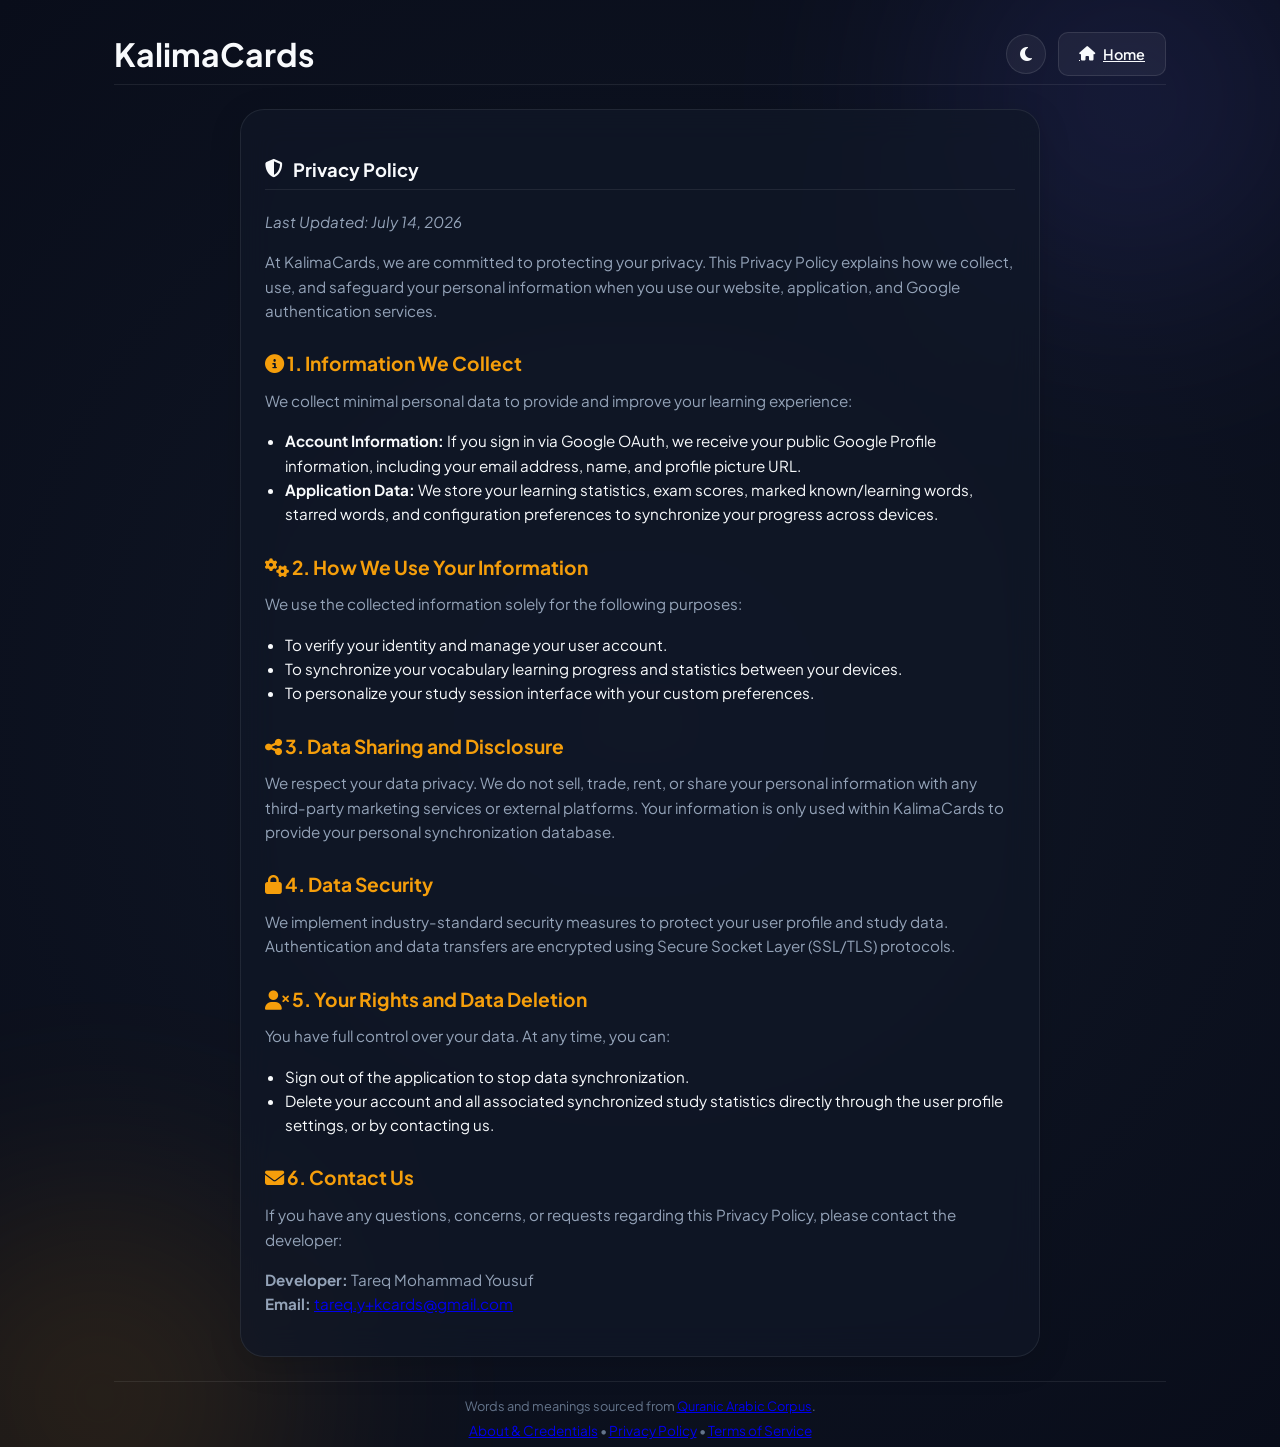
<file: privacy.html>
<!DOCTYPE html>
<html lang="en">
<head>
  <meta charset="UTF-8">
  <meta name="viewport" content="width=device-width, initial-scale=1.0">
  <title>Privacy Policy - KalimaCards</title>
  <meta name="description" content="Privacy Policy for KalimaCards. Learn how we handle your data when you use our Quranic vocabulary flashcard application and Google sign-in.">
  <link rel="canonical" href="https://kalimacards.com/privacy.html">

  <!-- Favicon -->
  <link rel="icon" type="image/svg+xml" href="data:image/svg+xml,<svg xmlns=%22http://www.w3.org/2000/svg%22 viewBox=%220 0 100 100%22><text y=%22.9em%22 font-size=%2290%22>📖</text></svg>">
  
  <!-- PWA Manifest & Icons -->
  <link rel="manifest" href="assets/manifest.json">
  <link rel="apple-touch-icon" href="assets/icon.svg">
  <meta name="theme-color" content="#0d0e15">
  
  <!-- Local Web Fonts -->
  <link rel="stylesheet" href="assets/fonts/fonts.css">
  
  <!-- FontAwesome Icons -->
  <link rel="stylesheet" href="https://cdnjs.cloudflare.com/ajax/libs/font-awesome/6.4.0/css/all.min.css">
  
  <!-- Custom CSS -->
  <link rel="stylesheet" href="assets/style.css">
  
  <script>
    // Synchronously load user theme preference to avoid color flashing
    (function() {
      let savedTheme = 'dark';
      try {
        savedTheme = localStorage.getItem('theme') || 'dark';
      } catch (e) {}
      document.documentElement.setAttribute('data-theme', savedTheme);
      if (savedTheme === 'light') {
        document.documentElement.classList.add('light-theme');
      }
    })();
  </script>
</head>
<body>
  <!-- Background Glow Effects -->
  <div class="glow-container">
    <div class="glow-sphere glow-1"></div>
    <div class="glow-sphere glow-2"></div>
  </div>

  <div class="app-container">
    <!-- Header -->
    <header>
      <div class="logo">
        <h1>KalimaCards</h1>
      </div>
      <div class="header-actions">
        <button id="theme-toggle" class="icon-btn" aria-label="Toggle theme" title="Toggle Light/Dark Theme">
          <i class="fa-solid fa-moon"></i>
        </button>
        <a href="index.html" class="btn btn-secondary">
          <i class="fa-solid fa-house"></i> Home
        </a>
      </div>
    </header>

    <!-- Main Content -->
    <main class="main-content single-column">
      <section class="about-card card-blur">
        <h2 class="section-title" style="margin-bottom: 20px;"><i class="fa-solid fa-shield-halved"></i> Privacy Policy</h2>
        
        <div class="profile-bio" style="font-size: 0.95rem; line-height: 1.6;">
          <p><em>Last Updated: July 14, 2026</em></p>
          <p>
            At KalimaCards, we are committed to protecting your privacy. This Privacy Policy explains how we collect, use, and safeguard your personal information when you use our website, application, and Google authentication services.
          </p>

          <h3 style="color: var(--accent-gold); margin: 25px 0 10px 0; font-size: 1.2rem;"><i class="fa-solid fa-circle-info"></i> 1. Information We Collect</h3>
          <p>
            We collect minimal personal data to provide and improve your learning experience:
          </p>
          <ul style="margin-left: 20px; margin-bottom: 15px; list-style-type: disc;">
            <li><strong>Account Information:</strong> If you sign in via Google OAuth, we receive your public Google Profile information, including your email address, name, and profile picture URL.</li>
            <li><strong>Application Data:</strong> We store your learning statistics, exam scores, marked known/learning words, starred words, and configuration preferences to synchronize your progress across devices.</li>
          </ul>

          <h3 style="color: var(--accent-gold); margin: 25px 0 10px 0; font-size: 1.2rem;"><i class="fa-solid fa-gears"></i> 2. How We Use Your Information</h3>
          <p>
            We use the collected information solely for the following purposes:
          </p>
          <ul style="margin-left: 20px; margin-bottom: 15px; list-style-type: disc;">
            <li>To verify your identity and manage your user account.</li>
            <li>To synchronize your vocabulary learning progress and statistics between your devices.</li>
            <li>To personalize your study session interface with your custom preferences.</li>
          </ul>

          <h3 style="color: var(--accent-gold); margin: 25px 0 10px 0; font-size: 1.2rem;"><i class="fa-solid fa-share-nodes"></i> 3. Data Sharing and Disclosure</h3>
          <p>
            We respect your data privacy. We do not sell, trade, rent, or share your personal information with any third-party marketing services or external platforms. Your information is only used within KalimaCards to provide your personal synchronization database.
          </p>

          <h3 style="color: var(--accent-gold); margin: 25px 0 10px 0; font-size: 1.2rem;"><i class="fa-solid fa-lock"></i> 4. Data Security</h3>
          <p>
            We implement industry-standard security measures to protect your user profile and study data. Authentication and data transfers are encrypted using Secure Socket Layer (SSL/TLS) protocols.
          </p>

          <h3 style="color: var(--accent-gold); margin: 25px 0 10px 0; font-size: 1.2rem;"><i class="fa-solid fa-user-xmark"></i> 5. Your Rights and Data Deletion</h3>
          <p>
            You have full control over your data. At any time, you can:
          </p>
          <ul style="margin-left: 20px; margin-bottom: 15px; list-style-type: disc;">
            <li>Sign out of the application to stop data synchronization.</li>
            <li>Delete your account and all associated synchronized study statistics directly through the user profile settings, or by contacting us.</li>
          </ul>

          <h3 style="color: var(--accent-gold); margin: 25px 0 10px 0; font-size: 1.2rem;"><i class="fa-solid fa-envelope"></i> 6. Contact Us</h3>
          <p>
            If you have any questions, concerns, or requests regarding this Privacy Policy, please contact the developer:
          </p>
          <p style="margin-top: 10px;">
            <strong>Developer:</strong> Tareq Mohammad Yousuf<br>
            <strong>Email:</strong> <a href="mailto:tareq.y+kcards@gmail.com">tareq.y+kcards@gmail.com</a>
          </p>
        </div>
      </section>
    </main>

    <!-- Footer -->
    <footer>
      <p>Words and meanings sourced from <a href="https://corpus.quran.com" target="_blank" rel="noopener noreferrer">Quranic Arabic Corpus</a>.</p>
      <p style="margin-top: 8px; font-size: 0.85rem;">
        <a href="about.html">About &amp; Credentials</a> &bull; 
        <a href="privacy.html">Privacy Policy</a> &bull; 
        <a href="terms.html">Terms of Service</a>
      </p>
    </footer>
  </div>

  <!-- Device & Theme Scripts -->
  <script>
    // Device Detection
    function detectDevice() {
      const isTouch = ('ontouchstart' in window) || (navigator.maxTouchPoints > 0);
      const userAgent = navigator.userAgent.toLowerCase();
      const isMobile = /iphone|ipad|ipod|android|blackberry|mini|windows\sphone|iemobile/i.test(userAgent) || (isTouch && window.innerWidth <= 860);

      if (isMobile) {
        document.body.classList.add('mobile-device');
        document.body.classList.remove('desktop-device');
      } else {
        document.body.classList.add('desktop-device');
        document.body.classList.remove('mobile-device');
      }
    }

    // Theme Management
    const themeToggle = document.getElementById('theme-toggle');
    
    function updateToggleIcon(theme) {
      if (theme === 'light') {
        themeToggle.innerHTML = '<i class="fa-solid fa-sun"></i>';
      } else {
        themeToggle.innerHTML = '<i class="fa-solid fa-moon"></i>';
      }
    }
    
    // Set initial icon state
    let savedTheme = 'dark';
    try {
      savedTheme = localStorage.getItem('theme') || 'dark';
    } catch (e) {
      console.warn('localStorage not accessible:', e);
    }
    updateToggleIcon(savedTheme);
    
    themeToggle.addEventListener('click', () => {
      let currentTheme = 'dark';
      try {
        currentTheme = localStorage.getItem('theme') || 'dark';
      } catch (e) {}
      
      const newTheme = currentTheme === 'light' ? 'dark' : 'light';
      
      try {
        localStorage.setItem('theme', newTheme);
      } catch (e) {
        console.warn('localStorage not accessible:', e);
      }
      
      document.documentElement.setAttribute('data-theme', newTheme);
      
      if (newTheme === 'light') {
        document.documentElement.classList.add('light-theme');
        document.body.classList.add('light-theme');
      } else {
        document.documentElement.classList.remove('light-theme');
        document.body.classList.remove('light-theme');
      }
      
      updateToggleIcon(newTheme);
    });

    // Run on load
    detectDevice();
  </script>
</body>
</html>
</file>
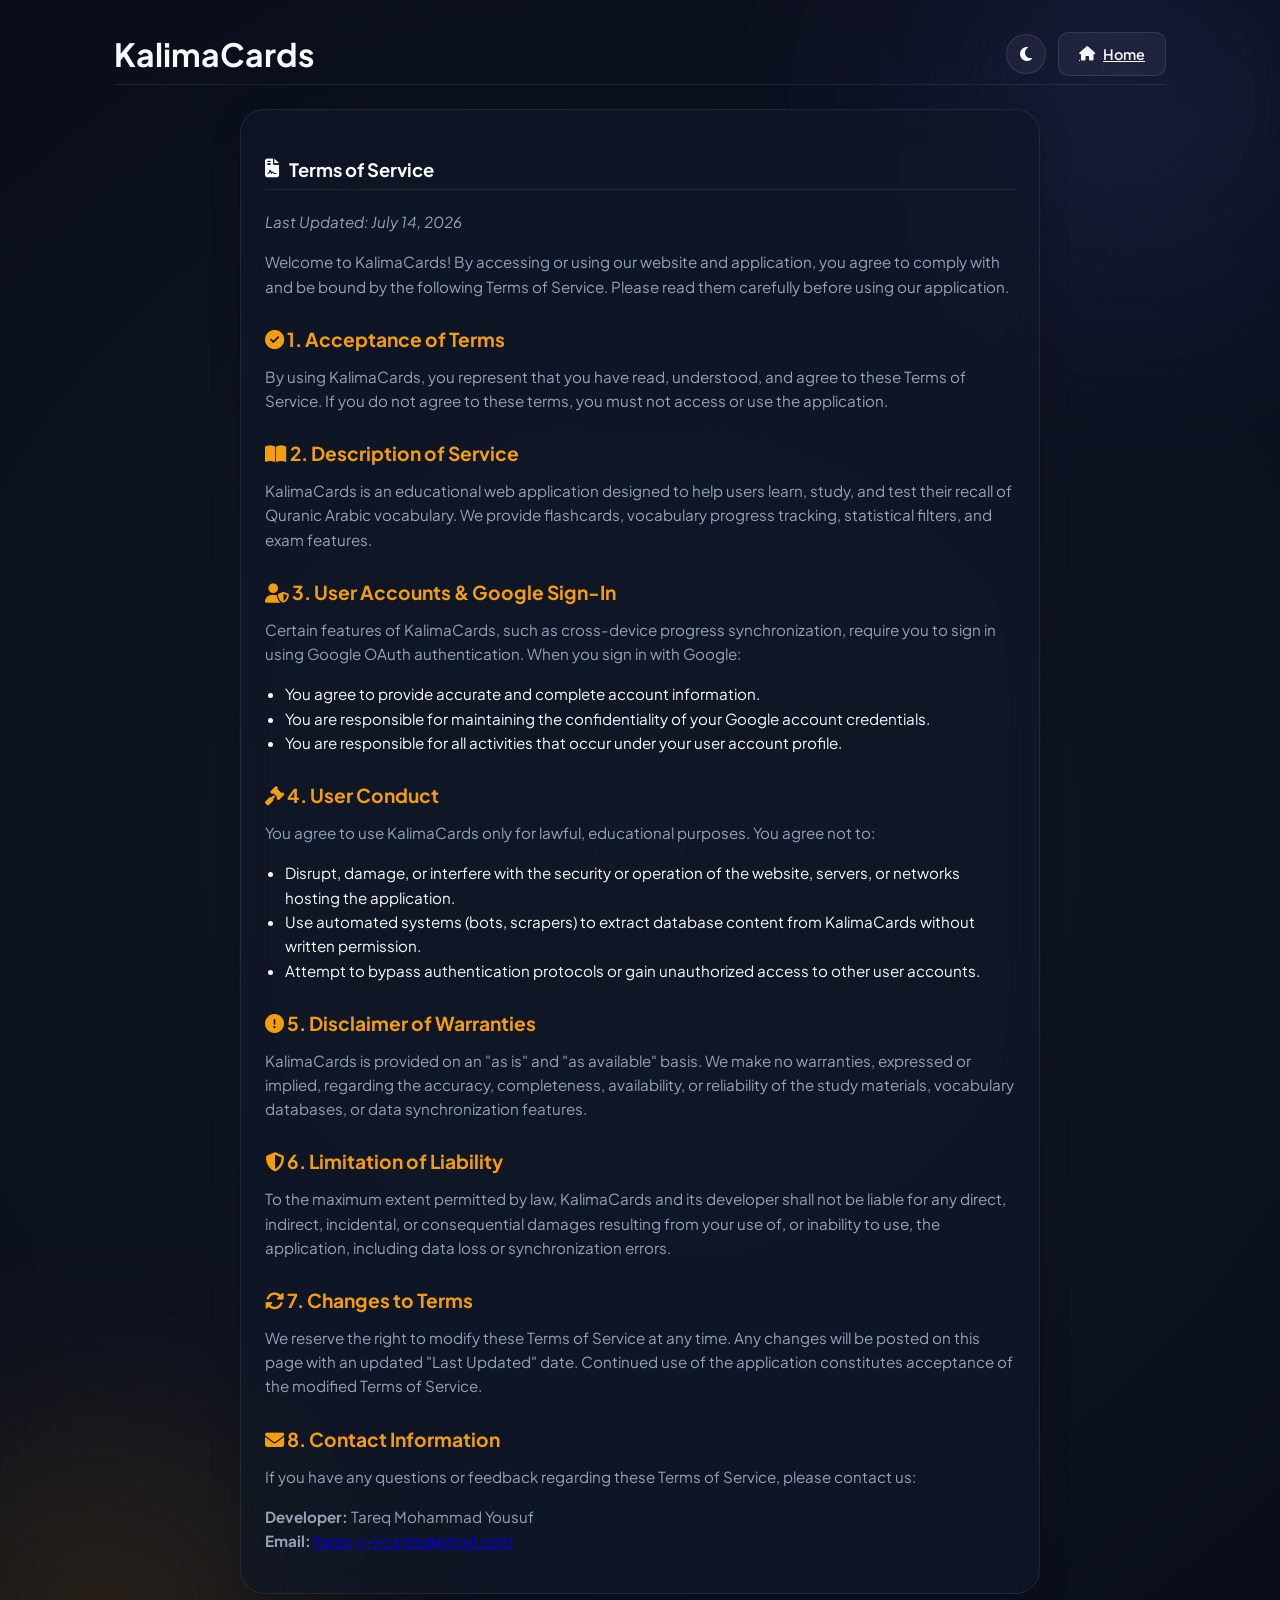
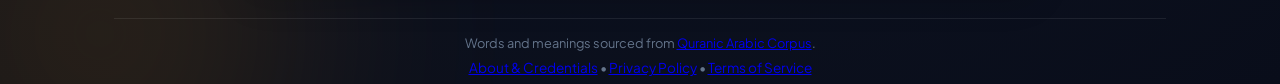
<file: terms.html>
<!DOCTYPE html>
<html lang="en">
<head>
  <meta charset="UTF-8">
  <meta name="viewport" content="width=device-width, initial-scale=1.0">
  <title>Terms of Service - KalimaCards</title>
  <meta name="description" content="Terms of Service for KalimaCards. Learn about the terms and conditions governing the use of our Quranic vocabulary application and services.">
  <link rel="canonical" href="https://kalimacards.com/terms.html">

  <!-- Favicon -->
  <link rel="icon" type="image/svg+xml" href="data:image/svg+xml,<svg xmlns=%22http://www.w3.org/2000/svg%22 viewBox=%220 0 100 100%22><text y=%22.9em%22 font-size=%2290%22>📖</text></svg>">
  
  <!-- PWA Manifest & Icons -->
  <link rel="manifest" href="assets/manifest.json">
  <link rel="apple-touch-icon" href="assets/icon.svg">
  <meta name="theme-color" content="#0d0e15">
  
  <!-- Local Web Fonts -->
  <link rel="stylesheet" href="assets/fonts/fonts.css">
  
  <!-- FontAwesome Icons -->
  <link rel="stylesheet" href="https://cdnjs.cloudflare.com/ajax/libs/font-awesome/6.4.0/css/all.min.css">
  
  <!-- Custom CSS -->
  <link rel="stylesheet" href="assets/style.css">
  
  <script>
    // Synchronously load user theme preference to avoid color flashing
    (function() {
      let savedTheme = 'dark';
      try {
        savedTheme = localStorage.getItem('theme') || 'dark';
      } catch (e) {}
      document.documentElement.setAttribute('data-theme', savedTheme);
      if (savedTheme === 'light') {
        document.documentElement.classList.add('light-theme');
      }
    })();
  </script>
</head>
<body>
  <!-- Background Glow Effects -->
  <div class="glow-container">
    <div class="glow-sphere glow-1"></div>
    <div class="glow-sphere glow-2"></div>
  </div>

  <div class="app-container">
    <!-- Header -->
    <header>
      <div class="logo">
        <h1>KalimaCards</h1>
      </div>
      <div class="header-actions">
        <button id="theme-toggle" class="icon-btn" aria-label="Toggle theme" title="Toggle Light/Dark Theme">
          <i class="fa-solid fa-moon"></i>
        </button>
        <a href="index.html" class="btn btn-secondary">
          <i class="fa-solid fa-house"></i> Home
        </a>
      </div>
    </header>

    <!-- Main Content -->
    <main class="main-content single-column">
      <section class="about-card card-blur">
        <h2 class="section-title" style="margin-bottom: 20px;"><i class="fa-solid fa-file-contract"></i> Terms of Service</h2>
        
        <div class="profile-bio" style="font-size: 0.95rem; line-height: 1.6;">
          <p><em>Last Updated: July 14, 2026</em></p>
          <p>
            Welcome to KalimaCards! By accessing or using our website and application, you agree to comply with and be bound by the following Terms of Service. Please read them carefully before using our application.
          </p>

          <h3 style="color: var(--accent-gold); margin: 25px 0 10px 0; font-size: 1.2rem;"><i class="fa-solid fa-circle-check"></i> 1. Acceptance of Terms</h3>
          <p>
            By using KalimaCards, you represent that you have read, understood, and agree to these Terms of Service. If you do not agree to these terms, you must not access or use the application.
          </p>

          <h3 style="color: var(--accent-gold); margin: 25px 0 10px 0; font-size: 1.2rem;"><i class="fa-solid fa-book-open"></i> 2. Description of Service</h3>
          <p>
            KalimaCards is an educational web application designed to help users learn, study, and test their recall of Quranic Arabic vocabulary. We provide flashcards, vocabulary progress tracking, statistical filters, and exam features.
          </p>

          <h3 style="color: var(--accent-gold); margin: 25px 0 10px 0; font-size: 1.2rem;"><i class="fa-solid fa-user-shield"></i> 3. User Accounts & Google Sign-In</h3>
          <p>
            Certain features of KalimaCards, such as cross-device progress synchronization, require you to sign in using Google OAuth authentication. When you sign in with Google:
          </p>
          <ul style="margin-left: 20px; margin-bottom: 15px; list-style-type: disc;">
            <li>You agree to provide accurate and complete account information.</li>
            <li>You are responsible for maintaining the confidentiality of your Google account credentials.</li>
            <li>You are responsible for all activities that occur under your user account profile.</li>
          </ul>

          <h3 style="color: var(--accent-gold); margin: 25px 0 10px 0; font-size: 1.2rem;"><i class="fa-solid fa-gavel"></i> 4. User Conduct</h3>
          <p>
            You agree to use KalimaCards only for lawful, educational purposes. You agree not to:
          </p>
          <ul style="margin-left: 20px; margin-bottom: 15px; list-style-type: disc;">
            <li>Disrupt, damage, or interfere with the security or operation of the website, servers, or networks hosting the application.</li>
            <li>Use automated systems (bots, scrapers) to extract database content from KalimaCards without written permission.</li>
            <li>Attempt to bypass authentication protocols or gain unauthorized access to other user accounts.</li>
          </ul>

          <h3 style="color: var(--accent-gold); margin: 25px 0 10px 0; font-size: 1.2rem;"><i class="fa-solid fa-circle-exclamation"></i> 5. Disclaimer of Warranties</h3>
          <p>
            KalimaCards is provided on an "as is" and "as available" basis. We make no warranties, expressed or implied, regarding the accuracy, completeness, availability, or reliability of the study materials, vocabulary databases, or data synchronization features.
          </p>

          <h3 style="color: var(--accent-gold); margin: 25px 0 10px 0; font-size: 1.2rem;"><i class="fa-solid fa-shield-halved"></i> 6. Limitation of Liability</h3>
          <p>
            To the maximum extent permitted by law, KalimaCards and its developer shall not be liable for any direct, indirect, incidental, or consequential damages resulting from your use of, or inability to use, the application, including data loss or synchronization errors.
          </p>

          <h3 style="color: var(--accent-gold); margin: 25px 0 10px 0; font-size: 1.2rem;"><i class="fa-solid fa-rotate"></i> 7. Changes to Terms</h3>
          <p>
            We reserve the right to modify these Terms of Service at any time. Any changes will be posted on this page with an updated "Last Updated" date. Continued use of the application constitutes acceptance of the modified Terms of Service.
          </p>

          <h3 style="color: var(--accent-gold); margin: 25px 0 10px 0; font-size: 1.2rem;"><i class="fa-solid fa-envelope"></i> 8. Contact Information</h3>
          <p>
            If you have any questions or feedback regarding these Terms of Service, please contact us:
          </p>
          <p style="margin-top: 10px;">
            <strong>Developer:</strong> Tareq Mohammad Yousuf<br>
            <strong>Email:</strong> <a href="mailto:tareq.y+kcards@gmail.com">tareq.y+kcards@gmail.com</a>
          </p>
        </div>
      </section>
    </main>

    <!-- Footer -->
    <footer>
      <p>Words and meanings sourced from <a href="https://corpus.quran.com" target="_blank" rel="noopener noreferrer">Quranic Arabic Corpus</a>.</p>
      <p style="margin-top: 8px; font-size: 0.85rem;">
        <a href="about.html">About &amp; Credentials</a> &bull; 
        <a href="privacy.html">Privacy Policy</a> &bull; 
        <a href="terms.html">Terms of Service</a>
      </p>
    </footer>
  </div>

  <!-- Device & Theme Scripts -->
  <script>
    // Device Detection
    function detectDevice() {
      const isTouch = ('ontouchstart' in window) || (navigator.maxTouchPoints > 0);
      const userAgent = navigator.userAgent.toLowerCase();
      const isMobile = /iphone|ipad|ipod|android|blackberry|mini|windows\sphone|iemobile/i.test(userAgent) || (isTouch && window.innerWidth <= 860);

      if (isMobile) {
        document.body.classList.add('mobile-device');
        document.body.classList.remove('desktop-device');
      } else {
        document.body.classList.add('desktop-device');
        document.body.classList.remove('mobile-device');
      }
    }

    // Theme Management
    const themeToggle = document.getElementById('theme-toggle');
    
    function updateToggleIcon(theme) {
      if (theme === 'light') {
        themeToggle.innerHTML = '<i class="fa-solid fa-sun"></i>';
      } else {
        themeToggle.innerHTML = '<i class="fa-solid fa-moon"></i>';
      }
    }
    
    // Set initial icon state
    let savedTheme = 'dark';
    try {
      savedTheme = localStorage.getItem('theme') || 'dark';
    } catch (e) {
      console.warn('localStorage not accessible:', e);
    }
    updateToggleIcon(savedTheme);
    
    themeToggle.addEventListener('click', () => {
      let currentTheme = 'dark';
      try {
        currentTheme = localStorage.getItem('theme') || 'dark';
      } catch (e) {}
      
      const newTheme = currentTheme === 'light' ? 'dark' : 'light';
      
      try {
        localStorage.setItem('theme', newTheme);
      } catch (e) {
        console.warn('localStorage not accessible:', e);
      }
      
      document.documentElement.setAttribute('data-theme', newTheme);
      
      if (newTheme === 'light') {
        document.documentElement.classList.add('light-theme');
        document.body.classList.add('light-theme');
      } else {
        document.documentElement.classList.remove('light-theme');
        document.body.classList.remove('light-theme');
      }
      
      updateToggleIcon(newTheme);
    });

    // Run on load
    detectDevice();
  </script>
</body>
</html>
</file>
<file: assets/fonts/fonts.css>
/* Localized Web Fonts for KalimaCards */

/* Noto Naskh Arabic - Regular (400) & Bold (700) */

/* subset segment 12 */
@font-face {
  font-family: 'Noto Naskh Arabic';
  font-style: normal;
  font-weight: 400;
  src: url('noto-naskh-arabic-normal-400-seg12.woff2') format('woff2');
  unicode-range: U+0600-06FF, U+0750-077F, U+0870-088E, U+0890-0891, U+0897-08E1, U+08E3-08FF, U+200C-200E, U+2010-2011, U+204F, U+2E41, U+FB50-FDFF, U+FE70-FE74, U+FE76-FEFC, U+102E0-102FB, U+10E60-10E7E, U+10EC2-10EC4, U+10EFC-10EFF, U+1EE00-1EE03, U+1EE05-1EE1F, U+1EE21-1EE22, U+1EE24, U+1EE27, U+1EE29-1EE32, U+1EE34-1EE37, U+1EE39, U+1EE3B, U+1EE42, U+1EE47, U+1EE49, U+1EE4B, U+1EE4D-1EE4F, U+1EE51-1EE52, U+1EE54, U+1EE57, U+1EE59, U+1EE5B, U+1EE5D, U+1EE5F, U+1EE61-1EE62, U+1EE64, U+1EE67-1EE6A, U+1EE6C-1EE72, U+1EE74-1EE77, U+1EE79-1EE7C, U+1EE7E, U+1EE80-1EE89, U+1EE8B-1EE9B, U+1EEA1-1EEA3, U+1EEA5-1EEA9, U+1EEAB-1EEBB, U+1EEF0-1EEF1;
}

/* subset segment 13 */
@font-face {
  font-family: 'Noto Naskh Arabic';
  font-style: normal;
  font-weight: 400;
  src: url('noto-naskh-arabic-normal-400-seg13.woff2') format('woff2');
  unicode-range: U+0302-0303, U+0305, U+0307-0308, U+0310, U+0312, U+0315, U+031A, U+0326-0327, U+032C, U+032F-0330, U+0332-0333, U+0338, U+033A, U+0346, U+034D, U+0391-03A1, U+03A3-03A9, U+03B1-03C9, U+03D1, U+03D5-03D6, U+03F0-03F1, U+03F4-03F5, U+2016-2017, U+2034-2038, U+203C, U+2040, U+2043, U+2047, U+2050, U+2057, U+205F, U+2070-2071, U+2074-208E, U+2090-209C, U+20D0-20DC, U+20E1, U+20E5-20EF, U+2100-2112, U+2114-2115, U+2117-2121, U+2123-214F, U+2190, U+2192, U+2194-21AE, U+21B0-21E5, U+21F1-21F2, U+21F4-2211, U+2213-2214, U+2216-22FF, U+2308-230B, U+2310, U+2319, U+231C-2321, U+2336-237A, U+237C, U+2395, U+239B-23B7, U+23D0, U+23DC-23E1, U+2474-2475, U+25AF, U+25B3, U+25B7, U+25BD, U+25C1, U+25CA, U+25CC, U+25FB, U+266D-266F, U+27C0-27FF, U+2900-2AFF, U+2B0E-2B11, U+2B30-2B4C, U+2BFE, U+3030, U+FF5B, U+FF5D, U+1D400-1D7FF, U+1EE00-1EEFF;
}

/* subset segment 14 */
@font-face {
  font-family: 'Noto Naskh Arabic';
  font-style: normal;
  font-weight: 400;
  src: url('noto-naskh-arabic-normal-400-seg14.woff2') format('woff2');
  unicode-range: U+0001-000C, U+000E-001F, U+007F-009F, U+20DD-20E0, U+20E2-20E4, U+2150-218F, U+2190, U+2192, U+2194-2199, U+21AF, U+21E6-21F0, U+21F3, U+2218-2219, U+2299, U+22C4-22C6, U+2300-243F, U+2440-244A, U+2460-24FF, U+25A0-27BF, U+2800-28FF, U+2921-2922, U+2981, U+29BF, U+29EB, U+2B00-2BFF, U+4DC0-4DFF, U+FFF9-FFFB, U+10140-1018E, U+10190-1019C, U+101A0, U+101D0-101FD, U+102E0-102FB, U+10E60-10E7E, U+1D2C0-1D2D3, U+1D2E0-1D37F, U+1F000-1F0FF, U+1F100-1F1AD, U+1F1E6-1F1FF, U+1F30D-1F30F, U+1F315, U+1F31C, U+1F31E, U+1F320-1F32C, U+1F336, U+1F378, U+1F37D, U+1F382, U+1F393-1F39F, U+1F3A7-1F3A8, U+1F3AC-1F3AF, U+1F3C2, U+1F3C4-1F3C6, U+1F3CA-1F3CE, U+1F3D4-1F3E0, U+1F3ED, U+1F3F1-1F3F3, U+1F3F5-1F3F7, U+1F408, U+1F415, U+1F41F, U+1F426, U+1F43F, U+1F441-1F442, U+1F444, U+1F446-1F449, U+1F44C-1F44E, U+1F453, U+1F46A, U+1F47D, U+1F4A3, U+1F4B0, U+1F4B3, U+1F4B9, U+1F4BB, U+1F4BF, U+1F4C8-1F4CB, U+1F4D6, U+1F4DA, U+1F4DF, U+1F4E3-1F4E6, U+1F4EA-1F4ED, U+1F4F7, U+1F4F9-1F4FB, U+1F4FD-1F4FE, U+1F503, U+1F507-1F50B, U+1F50D, U+1F512-1F513, U+1F53E-1F54A, U+1F54F-1F5FA, U+1F610, U+1F650-1F67F, U+1F687, U+1F68D, U+1F691, U+1F694, U+1F698, U+1F6AD, U+1F6B2, U+1F6B9-1F6BA, U+1F6BC, U+1F6C6-1F6CF, U+1F6D3-1F6D7, U+1F6E0-1F6EA, U+1F6F0-1F6F3, U+1F6F7-1F6FC, U+1F700-1F7FF, U+1F800-1F80B, U+1F810-1F847, U+1F850-1F859, U+1F860-1F887, U+1F890-1F8AD, U+1F8B0-1F8BB, U+1F8C0-1F8C1, U+1F900-1F90B, U+1F93B, U+1F946, U+1F984, U+1F996, U+1F9E9, U+1FA00-1FA6F, U+1FA70-1FA7C, U+1FA80-1FA89, U+1FA8F-1FAC6, U+1FACE-1FADC, U+1FADF-1FAE9, U+1FAF0-1FAF8, U+1FB00-1FBFF;
}

/* subset segment 15 */
@font-face {
  font-family: 'Noto Naskh Arabic';
  font-style: normal;
  font-weight: 400;
  src: url('noto-naskh-arabic-normal-400-seg15.woff2') format('woff2');
  unicode-range: U+0100-02BA, U+02BD-02C5, U+02C7-02CC, U+02CE-02D7, U+02DD-02FF, U+0304, U+0308, U+0329, U+1D00-1DBF, U+1E00-1E9F, U+1EF2-1EFF, U+2020, U+20A0-20AB, U+20AD-20C0, U+2113, U+2C60-2C7F, U+A720-A7FF;
}

/* subset segment 16 */
@font-face {
  font-family: 'Noto Naskh Arabic';
  font-style: normal;
  font-weight: 400;
  src: url('noto-naskh-arabic-normal-400-seg16.woff2') format('woff2');
  unicode-range: U+0000-00FF, U+0131, U+0152-0153, U+02BB-02BC, U+02C6, U+02DA, U+02DC, U+0304, U+0308, U+0329, U+2000-206F, U+20AC, U+2122, U+2191, U+2193, U+2212, U+2215, U+FEFF, U+FFFD;
}

/* subset segment 17 */
@font-face {
  font-family: 'Noto Naskh Arabic';
  font-style: normal;
  font-weight: 700;
  src: url('noto-naskh-arabic-normal-700-seg17.woff2') format('woff2');
  unicode-range: U+0600-06FF, U+0750-077F, U+0870-088E, U+0890-0891, U+0897-08E1, U+08E3-08FF, U+200C-200E, U+2010-2011, U+204F, U+2E41, U+FB50-FDFF, U+FE70-FE74, U+FE76-FEFC, U+102E0-102FB, U+10E60-10E7E, U+10EC2-10EC4, U+10EFC-10EFF, U+1EE00-1EE03, U+1EE05-1EE1F, U+1EE21-1EE22, U+1EE24, U+1EE27, U+1EE29-1EE32, U+1EE34-1EE37, U+1EE39, U+1EE3B, U+1EE42, U+1EE47, U+1EE49, U+1EE4B, U+1EE4D-1EE4F, U+1EE51-1EE52, U+1EE54, U+1EE57, U+1EE59, U+1EE5B, U+1EE5D, U+1EE5F, U+1EE61-1EE62, U+1EE64, U+1EE67-1EE6A, U+1EE6C-1EE72, U+1EE74-1EE77, U+1EE79-1EE7C, U+1EE7E, U+1EE80-1EE89, U+1EE8B-1EE9B, U+1EEA1-1EEA3, U+1EEA5-1EEA9, U+1EEAB-1EEBB, U+1EEF0-1EEF1;
}

/* subset segment 18 */
@font-face {
  font-family: 'Noto Naskh Arabic';
  font-style: normal;
  font-weight: 700;
  src: url('noto-naskh-arabic-normal-700-seg18.woff2') format('woff2');
  unicode-range: U+0302-0303, U+0305, U+0307-0308, U+0310, U+0312, U+0315, U+031A, U+0326-0327, U+032C, U+032F-0330, U+0332-0333, U+0338, U+033A, U+0346, U+034D, U+0391-03A1, U+03A3-03A9, U+03B1-03C9, U+03D1, U+03D5-03D6, U+03F0-03F1, U+03F4-03F5, U+2016-2017, U+2034-2038, U+203C, U+2040, U+2043, U+2047, U+2050, U+2057, U+205F, U+2070-2071, U+2074-208E, U+2090-209C, U+20D0-20DC, U+20E1, U+20E5-20EF, U+2100-2112, U+2114-2115, U+2117-2121, U+2123-214F, U+2190, U+2192, U+2194-21AE, U+21B0-21E5, U+21F1-21F2, U+21F4-2211, U+2213-2214, U+2216-22FF, U+2308-230B, U+2310, U+2319, U+231C-2321, U+2336-237A, U+237C, U+2395, U+239B-23B7, U+23D0, U+23DC-23E1, U+2474-2475, U+25AF, U+25B3, U+25B7, U+25BD, U+25C1, U+25CA, U+25CC, U+25FB, U+266D-266F, U+27C0-27FF, U+2900-2AFF, U+2B0E-2B11, U+2B30-2B4C, U+2BFE, U+3030, U+FF5B, U+FF5D, U+1D400-1D7FF, U+1EE00-1EEFF;
}

/* subset segment 19 */
@font-face {
  font-family: 'Noto Naskh Arabic';
  font-style: normal;
  font-weight: 700;
  src: url('noto-naskh-arabic-normal-700-seg19.woff2') format('woff2');
  unicode-range: U+0001-000C, U+000E-001F, U+007F-009F, U+20DD-20E0, U+20E2-20E4, U+2150-218F, U+2190, U+2192, U+2194-2199, U+21AF, U+21E6-21F0, U+21F3, U+2218-2219, U+2299, U+22C4-22C6, U+2300-243F, U+2440-244A, U+2460-24FF, U+25A0-27BF, U+2800-28FF, U+2921-2922, U+2981, U+29BF, U+29EB, U+2B00-2BFF, U+4DC0-4DFF, U+FFF9-FFFB, U+10140-1018E, U+10190-1019C, U+101A0, U+101D0-101FD, U+102E0-102FB, U+10E60-10E7E, U+1D2C0-1D2D3, U+1D2E0-1D37F, U+1F000-1F0FF, U+1F100-1F1AD, U+1F1E6-1F1FF, U+1F30D-1F30F, U+1F315, U+1F31C, U+1F31E, U+1F320-1F32C, U+1F336, U+1F378, U+1F37D, U+1F382, U+1F393-1F39F, U+1F3A7-1F3A8, U+1F3AC-1F3AF, U+1F3C2, U+1F3C4-1F3C6, U+1F3CA-1F3CE, U+1F3D4-1F3E0, U+1F3ED, U+1F3F1-1F3F3, U+1F3F5-1F3F7, U+1F408, U+1F415, U+1F41F, U+1F426, U+1F43F, U+1F441-1F442, U+1F444, U+1F446-1F449, U+1F44C-1F44E, U+1F453, U+1F46A, U+1F47D, U+1F4A3, U+1F4B0, U+1F4B3, U+1F4B9, U+1F4BB, U+1F4BF, U+1F4C8-1F4CB, U+1F4D6, U+1F4DA, U+1F4DF, U+1F4E3-1F4E6, U+1F4EA-1F4ED, U+1F4F7, U+1F4F9-1F4FB, U+1F4FD-1F4FE, U+1F503, U+1F507-1F50B, U+1F50D, U+1F512-1F513, U+1F53E-1F54A, U+1F54F-1F5FA, U+1F610, U+1F650-1F67F, U+1F687, U+1F68D, U+1F691, U+1F694, U+1F698, U+1F6AD, U+1F6B2, U+1F6B9-1F6BA, U+1F6BC, U+1F6C6-1F6CF, U+1F6D3-1F6D7, U+1F6E0-1F6EA, U+1F6F0-1F6F3, U+1F6F7-1F6FC, U+1F700-1F7FF, U+1F800-1F80B, U+1F810-1F847, U+1F850-1F859, U+1F860-1F887, U+1F890-1F8AD, U+1F8B0-1F8BB, U+1F8C0-1F8C1, U+1F900-1F90B, U+1F93B, U+1F946, U+1F984, U+1F996, U+1F9E9, U+1FA00-1FA6F, U+1FA70-1FA7C, U+1FA80-1FA89, U+1FA8F-1FAC6, U+1FACE-1FADC, U+1FADF-1FAE9, U+1FAF0-1FAF8, U+1FB00-1FBFF;
}

/* subset segment 20 */
@font-face {
  font-family: 'Noto Naskh Arabic';
  font-style: normal;
  font-weight: 700;
  src: url('noto-naskh-arabic-normal-700-seg20.woff2') format('woff2');
  unicode-range: U+0100-02BA, U+02BD-02C5, U+02C7-02CC, U+02CE-02D7, U+02DD-02FF, U+0304, U+0308, U+0329, U+1D00-1DBF, U+1E00-1E9F, U+1EF2-1EFF, U+2020, U+20A0-20AB, U+20AD-20C0, U+2113, U+2C60-2C7F, U+A720-A7FF;
}

/* subset segment 21 */
@font-face {
  font-family: 'Noto Naskh Arabic';
  font-style: normal;
  font-weight: 700;
  src: url('noto-naskh-arabic-normal-700-seg21.woff2') format('woff2');
  unicode-range: U+0000-00FF, U+0131, U+0152-0153, U+02BB-02BC, U+02C6, U+02DA, U+02DC, U+0304, U+0308, U+0329, U+2000-206F, U+20AC, U+2122, U+2191, U+2193, U+2212, U+2215, U+FEFF, U+FFFD;
}
</file>
<file: assets/style.css>
@import url('https://fonts.googleapis.com/css2?family=Amiri:ital,wght@0,400;0,700;1,400;1,700&family=Plus+Jakarta+Sans:wght@300;400;500;600;700&display=swap');

/* --- Design System & CSS Variables --- */
:root {
  /* Color Palette - Dark Theme (Default) */
  --bg-color: #090D1A;
  --bg-gradient: radial-gradient(circle at 50% 50%, #111827 0%, #090D1A 100%);
  --panel-bg: rgba(17, 24, 39, 0.7);
  --panel-border: rgba(255, 255, 255, 0.08);
  
  --card-bg-front: linear-gradient(135deg, rgba(23, 29, 51, 0.9) 0%, rgba(15, 20, 36, 0.95) 100%);
  --card-bg-back: linear-gradient(135deg, rgba(21, 23, 44, 0.95) 0%, rgba(13, 15, 30, 0.98) 100%);
  --card-border: rgba(255, 255, 255, 0.12);
  --card-shadow: 0 20px 40px rgba(0, 0, 0, 0.5), 0 0 40px rgba(99, 102, 241, 0.1);

  --text-primary: #F8FAFC;
  --text-secondary: #94A3B8;
  --text-muted: #64748B;
  
  --accent-gold: #F59E0B;
  --accent-gold-gradient: linear-gradient(135deg, #FCD34D 0%, #D97706 100%);
  --accent-blue: #6366F1;
  --accent-blue-gradient: linear-gradient(135deg, #818CF8 0%, #4F46E5 100%);
  
  --color-success: #10B981;
  --color-success-bg: rgba(16, 185, 129, 0.15);
  --color-danger: #EF4444;
  --color-danger-bg: rgba(239, 68, 68, 0.15);
  --color-warning: #F59E0B;
  --color-warning-bg: rgba(245, 158, 11, 0.15);
  
  --btn-secondary-bg: rgba(255, 255, 255, 0.05);
  --btn-secondary-hover: rgba(255, 255, 255, 0.1);
  --btn-secondary-border: rgba(255, 255, 255, 0.1);

  --font-arabic: "Noto Naskh Arabic", "Noto Sans Arabic", "Noto", serif;
  --font-sans: 'Plus Jakarta Sans', -apple-system, BlinkMacSystemFont, "Segoe UI", Roboto, Helvetica, Arial, sans-serif;
  
  --border-radius-lg: 24px;
  --border-radius-md: 16px;
  --border-radius-sm: 10px;
  
  --transition-smooth: all 0.3s cubic-bezier(0.4, 0, 0.2, 1);
  --transition-card: transform 0.6s cubic-bezier(0.2, 0.8, 0.2, 1.15), box-shadow 0.3s ease;
}

body.font-amiri {
  --font-arabic: 'Amiri', "Noto Naskh Arabic", "Noto Sans Arabic", "Noto", serif;
}

/* Light Theme Variables */
.light-theme {
  --bg-color: #F1F5F9;
  --bg-gradient: radial-gradient(circle at 50% 50%, #F8FAFC 0%, #E2E8F0 100%);
  --panel-bg: rgba(255, 255, 255, 0.8);
  --panel-border: rgba(15, 23, 42, 0.08);
  
  --card-bg-front: linear-gradient(135deg, rgba(255, 255, 255, 0.95) 0%, rgba(248, 250, 252, 0.98) 100%);
  --card-bg-back: linear-gradient(135deg, rgba(255, 255, 255, 0.98) 0%, rgba(241, 245, 249, 0.98) 100%);
  --card-border: rgba(15, 23, 42, 0.08);
  --card-shadow: 0 20px 40px rgba(15, 23, 42, 0.06), 0 0 20px rgba(99, 102, 241, 0.03);

  --text-primary: #0F172A;
  --text-secondary: #475569;
  --text-muted: #94A3B8;
  
  --accent-gold: #D97706;
  --accent-gold-gradient: linear-gradient(135deg, #F59E0B 0%, #B45309 100%);
  
  --btn-secondary-bg: rgba(15, 23, 42, 0.04);
  --btn-secondary-hover: rgba(15, 23, 42, 0.08);
  --btn-secondary-border: rgba(15, 23, 42, 0.08);
}

/* --- Base Resets & Layout --- */
* {
  box-sizing: border-box;
  margin: 0;
  padding: 0;
}

html {
  overflow-x: hidden;
  width: 100%;
}

body {
  font-family: var(--font-sans);
  background: var(--bg-color);
  background-image: var(--bg-gradient);
  color: var(--text-primary);
  min-height: 100vh;
  display: flex;
  justify-content: center;
  align-items: center;
  overflow-x: hidden;
  position: relative;
  transition: background 0.5s ease, color 0.3s ease;
  width: 100%;
}

/* --- Ambient Glowing Spheres (Premium Aesthetic) --- */
.glow-container {
  position: absolute;
  top: 0;
  left: 0;
  right: 0;
  bottom: 0;
  overflow: hidden;
  z-index: -1;
  pointer-events: none;
}

.glow-sphere {
  position: absolute;
  width: 400px;
  height: 400px;
  border-radius: 50%;
  filter: blur(120px);
  z-index: -1;
  opacity: 0.15;
  pointer-events: none;
  animation: float-glow 20s infinite alternate ease-in-out;
}

.glow-1 {
  background: var(--accent-blue);
  top: -100px;
  right: -50px;
}

.glow-2 {
  background: var(--accent-gold);
  bottom: -150px;
  left: -100px;
  animation-delay: -10s;
}

@keyframes float-glow {
  0% { transform: translate(0, 0) scale(1); }
  100% { transform: translate(50px, 50px) scale(1.2); }
}

/* --- App Container --- */
.app-container {
  width: 100%;
  max-width: 1100px;
  padding: 24px 24px 8px 24px;
  display: flex;
  flex-direction: column;
  gap: 24px;
  min-height: 95vh;
}

/* --- Header Component --- */
header {
  display: flex;
  justify-content: space-between;
  align-items: center;
  padding: 8px 0;
  border-bottom: 1px solid var(--panel-border);
}

.logo-area {
  display: flex;
  align-items: center;
  gap: 12px;
}

.logo-icon {
  width: 44px;
  height: 44px;
  border-radius: var(--border-radius-sm);
  background: var(--accent-blue-gradient);
  display: flex;
  align-items: center;
  justify-content: center;
  font-size: 1.3rem;
  color: #FFF;
  box-shadow: 0 4px 15px rgba(99, 102, 241, 0.4);
}

.logo-text h1 {
  font-size: 1.4rem;
  font-weight: 700;
  letter-spacing: -0.5px;
}

.logo-text .tagline {
  font-size: 0.8rem;
  color: var(--text-secondary);
}

.header-actions {
  display: flex;
  align-items: center;
  gap: 12px;
  position: relative;
}

.actions-wrapper {
  display: flex;
  align-items: center;
  gap: 12px;
}

.stat-badge {
  display: flex;
  align-items: center;
  gap: 8px;
  background: var(--btn-secondary-bg);
  border: 1px solid var(--btn-secondary-border);
  padding: 8px 16px;
  border-radius: 30px;
  font-size: 0.85rem;
  font-weight: 500;
  transition: var(--transition-smooth);
}

.stat-badge i {
  color: var(--accent-gold);
}

.icon-btn {
  background: var(--btn-secondary-bg);
  border: 1px solid var(--btn-secondary-border);
  color: var(--text-primary);
  width: 40px;
  height: 40px;
  border-radius: 50%;
  cursor: pointer;
  display: flex;
  align-items: center;
  justify-content: center;
  font-size: 1rem;
  transition: var(--transition-smooth);
}

body.desktop-device .icon-btn:hover {
  background: var(--btn-secondary-hover);
  transform: translateY(-2px);
}

.mobile-menu-btn {
  display: none;
}

/* --- Main Layout Grid --- */
.main-content {
  display: grid;
  grid-template-columns: 320px 1fr;
  gap: 24px;
  flex: 1;
  align-items: start; /* Aligns columns to the top naturally */
}

/* --- Card Blur Effect --- */
.card-blur {
  background: var(--panel-bg);
  backdrop-filter: blur(16px);
  -webkit-backdrop-filter: blur(16px);
  border: 1px solid var(--panel-border);
  border-radius: var(--border-radius-lg);
  padding: 24px;
  box-shadow: 0 8px 32px rgba(0, 0, 0, 0.15);
}

/* --- Controls Sidebar (Left Column) --- */
.controls-sidebar {
  display: flex;
  flex-direction: column;
  gap: 20px;
  align-self: start;
}

.sidebar-card {
  width: 100%;
  display: flex;
  flex-direction: column;
  gap: 20px;
}

.sidebar-card-header {
  display: flex;
  justify-content: space-between;
  align-items: center;
  margin-bottom: 0;
}

.sidebar-card-header h3 {
  font-size: 0.95rem;
  font-weight: 600;
  text-transform: uppercase;
  letter-spacing: 1px;
  color: var(--text-muted);
  display: flex;
  align-items: center;
  gap: 8px;
  margin: 0;
}

.reset-link-btn {
  background: none;
  border: none;
  color: var(--accent-blue);
  font-family: var(--font-sans);
  font-size: 0.75rem;
  font-weight: 600;
  cursor: pointer;
  display: flex;
  align-items: center;
  gap: 4px;
  padding: 4px 8px;
  border-radius: var(--border-radius-sm);
  transition: var(--transition-smooth);
}

.reset-link-btn:hover {
  background: rgba(99, 102, 241, 0.1);
  color: var(--text-primary);
}

.panel-section {
  display: flex;
  flex-direction: column;
  gap: 14px;
}

.panel-section h3 {
  font-size: 0.95rem;
  font-weight: 600;
  text-transform: uppercase;
  letter-spacing: 1px;
  color: var(--text-muted);
  display: flex;
  align-items: center;
  gap: 8px;
}

.control-group {
  display: flex;
  flex-direction: column;
  gap: 6px;
  position: relative;
}

.control-group label {
  font-size: 0.8rem;
  font-weight: 500;
  color: var(--text-secondary);
}

/* Custom Select Dropdown Styling */
.select-wrapper {
  position: relative;
  display: flex;
  align-items: center;
}

.select-wrapper select {
  width: 100%;
  background-color: #151a30; /* Solid dark background matching card gradients to prevent white flash */
  border: 1px solid var(--btn-secondary-border);
  border-radius: var(--border-radius-sm);
  padding: 12px 16px;
  color: var(--text-primary);
  font-family: var(--font-sans);
  font-size: 0.9rem;
  cursor: pointer;
  appearance: none;
  -webkit-appearance: none;
  transition: var(--transition-smooth);
  color-scheme: dark; /* Tells Windows browsers to use dark-themed native dropdown rendering */
}

.light-theme .select-wrapper select {
  background-color: #f1f5f9; /* Solid light background matching light theme panel colors */
  color-scheme: light; /* Tells Windows browsers to use light-themed native dropdown rendering */
}

.select-wrapper select option {
  background-color: #151a30; /* Match parent select solid background */
  color: #F8FAFC; /* Literal value — Windows browsers don't resolve CSS vars on <option> elements */
}

.light-theme .select-wrapper select option {
  background-color: #ffffff;
  color: #0F172A; /* Literal dark text for light theme options */
}

.select-wrapper select:focus {
  outline: none;
  border-color: var(--accent-blue);
  box-shadow: 0 0 0 3px rgba(99, 102, 241, 0.15);
}

.select-arrow {
  position: absolute;
  right: 16px;
  font-size: 0.75rem;
  color: var(--text-muted);
  pointer-events: none;
  transition: var(--transition-smooth);
}

.select-wrapper select:focus + .select-arrow {
  transform: rotate(180deg);
  color: var(--accent-blue);
}

.select-prefix-icon {
  position: absolute;
  left: 14px;
  font-size: 0.9rem;
  color: var(--text-muted);
  pointer-events: none;
}

.select-wrapper.has-prefix select {
  padding-left: 38px;
}

/* iOS Style Toggle Switch */
.switch-wrapper {
  display: flex;
  align-items: center;
  justify-content: space-between;
  padding: 8px 12px;
  background: rgba(255, 255, 255, 0.02);
  border: 1px solid rgba(255, 255, 255, 0.04);
  border-radius: var(--border-radius-sm);
  transition: var(--transition-smooth);
}

.light-theme .switch-wrapper {
  background: rgba(15, 23, 42, 0.02);
  border: 1px solid rgba(15, 23, 42, 0.04);
}

.switch-wrapper:hover {
  background: rgba(255, 255, 255, 0.04);
  border-color: rgba(255, 255, 255, 0.08);
}

.light-theme .switch-wrapper:hover {
  background: rgba(15, 23, 42, 0.04);
  border-color: rgba(15, 23, 42, 0.08);
}

.switch-label {
  display: flex;
  align-items: center;
  gap: 10px;
  font-size: 0.85rem;
  font-weight: 500;
  color: var(--text-primary);
  cursor: pointer;
  user-select: none;
}

.switch-label i {
  font-size: 0.95rem;
}

.switch-label .star-icon {
  color: var(--accent-gold);
}

.switch-label .eye-icon {
  color: var(--accent-blue);
}

/* Switch element */
.switch {
  position: relative;
  display: inline-block;
  width: 42px;
  height: 24px;
}

.switch input {
  opacity: 0;
  width: 0;
  height: 0;
}

.slider-switch {
  position: absolute;
  cursor: pointer;
  top: 0;
  left: 0;
  right: 0;
  bottom: 0;
  background-color: var(--btn-secondary-bg);
  border: 1px solid var(--btn-secondary-border);
  transition: .3s cubic-bezier(0.4, 0, 0.2, 1);
  border-radius: 34px;
}

.slider-switch:before {
  position: absolute;
  content: "";
  height: 16px;
  width: 16px;
  left: 3px;
  bottom: 3px;
  background-color: var(--text-secondary);
  transition: .3s cubic-bezier(0.4, 0, 0.2, 1);
  border-radius: 50%;
}

.switch input:checked + .slider-switch {
  background-color: var(--accent-gold);
  border-color: var(--accent-gold);
}

.switch input:focus-visible + .slider-switch {
  box-shadow: 0 0 0 3px rgba(245, 158, 11, 0.25);
}

.switch input#hide-known-toggle:checked + .slider-switch {
  background-color: var(--accent-blue);
  border-color: var(--accent-blue);
}

.switch input:checked + .slider-switch:before {
  transform: translateX(18px);
  background-color: #ffffff;
}

/* Double Range Slider Styling */
.slider-header {
  display: flex;
  justify-content: space-between;
  align-items: center;
  margin-bottom: 8px;
}

.slider-value-display {
  font-size: 0.8rem;
  font-weight: 600;
  color: var(--accent-blue);
  background: rgba(99, 102, 241, 0.1);
  padding: 2px 8px;
  border-radius: 12px;
}

.range-slider-wrapper {
  position: relative;
  width: 100%;
  height: 6px;
  margin: 15px 0 10px 0;
  background: var(--btn-secondary-border);
  border-radius: 4px;
}

.slider-track {
  position: absolute;
  height: 100%;
  background: var(--accent-blue-gradient);
  border-radius: 4px;
  left: 0%;
  right: 0%;
}

.range-slider-wrapper input[type="range"] {
  position: absolute;
  width: 100%;
  height: 6px;
  top: 0;
  left: 0;
  background: none;
  pointer-events: none;
  appearance: none;
  -webkit-appearance: none;
  margin: 0;
}

.range-slider-wrapper input[type="range"]::-webkit-slider-thumb {
  height: 18px;
  width: 18px;
  border-radius: 50%;
  background: var(--text-primary);
  border: 2.5px solid var(--accent-blue);
  cursor: pointer;
  appearance: none;
  -webkit-appearance: none;
  pointer-events: auto;
  box-shadow: 0 2px 6px rgba(0, 0, 0, 0.3);
  transition: transform 0.15s ease, background-color 0.15s ease;
  position: relative;
  z-index: 2;
}

.range-slider-wrapper input[type="range"]::-webkit-slider-thumb:hover {
  transform: scale(1.2);
  background: var(--accent-blue);
}

.range-slider-wrapper input[type="range"]::-webkit-slider-thumb:active {
  transform: scale(1.3);
  box-shadow: 0 0 0 8px rgba(99, 102, 241, 0.15);
}

.range-slider-wrapper input[type="range"]::-moz-range-thumb {
  height: 18px;
  width: 18px;
  border-radius: 50%;
  background: var(--text-primary);
  border: 2.5px solid var(--accent-blue);
  cursor: pointer;
  pointer-events: auto;
  box-shadow: 0 2px 6px rgba(0, 0, 0, 0.3);
  transition: transform 0.15s ease, background-color 0.15s ease;
  position: relative;
  z-index: 2;
}

.range-slider-wrapper input[type="range"]::-moz-range-thumb:hover {
  transform: scale(1.2);
  background: var(--accent-blue);
}

.range-slider-wrapper input[type="range"]::-moz-range-thumb:active {
  transform: scale(1.3);
  box-shadow: 0 0 0 8px rgba(99, 102, 241, 0.15);
}

/* Stats Styling */
.stats-sidebar-card {
  gap: 16px !important;
}

.stats-overview-box {
  background: linear-gradient(135deg, rgba(99, 102, 241, 0.03) 0%, rgba(99, 102, 241, 0.08) 100%);
  border: 1px solid rgba(99, 102, 241, 0.12);
  border-radius: var(--border-radius-md);
  padding: 16px;
  display: flex;
  flex-direction: column;
  gap: 8px;
}

.light-theme .stats-overview-box {
  background: linear-gradient(135deg, rgba(99, 102, 241, 0.02) 0%, rgba(99, 102, 241, 0.05) 100%);
  border: 1px solid rgba(99, 102, 241, 0.08);
}

.progress-info {
  display: flex;
  flex-direction: column;
  gap: 6px;
}

.progress-title {
  font-size: 0.72rem;
  font-weight: 600;
  text-transform: uppercase;
  letter-spacing: 0.5px;
  color: var(--text-secondary);
}

/* Progress Bar */
.progress-bar-container {
  height: 8px;
  width: 100%;
  background: rgba(255, 255, 255, 0.05);
  border-radius: 10px;
  overflow: hidden;
}

.light-theme .progress-bar-container {
  background: rgba(15, 23, 42, 0.06);
}

.progress-bar-fill {
  height: 100%;
  background: linear-gradient(90deg, #6366f1 0%, #a855f7 50%, #10b981 100%);
  width: 0%;
  border-radius: 10px;
  transition: width 0.6s cubic-bezier(0.4, 0, 0.2, 1);
  box-shadow: 0 0 10px rgba(99, 102, 241, 0.25);
}

.text-success { color: var(--color-success); }
.text-danger { color: var(--color-danger); }
.text-warning { color: var(--color-warning); }

/* New Stats Grid Layout */
.stats-grid-new {
  display: grid;
  grid-template-columns: repeat(2, minmax(0, 1fr));
  gap: 10px;
}

.stat-card-new {
  background: var(--btn-secondary-bg);
  border: 1px solid var(--btn-secondary-border);
  border-radius: var(--border-radius-md);
  padding: 10px;
  display: flex;
  align-items: center;
  gap: 8px;
  transition: var(--transition-smooth);
}

.stat-card-new:hover {
  background: var(--btn-secondary-hover);
  border-color: rgba(255, 255, 255, 0.12);
  transform: translateY(-2px);
}

.light-theme .stat-card-new:hover {
  border-color: rgba(15, 23, 42, 0.12);
}

.stat-icon-wrapper {
  display: flex;
  align-items: center;
  justify-content: center;
  width: 30px;
  height: 30px;
  border-radius: var(--border-radius-sm);
  font-size: 0.95rem;
  background: rgba(255, 255, 255, 0.03);
  color: var(--text-secondary);
  flex-shrink: 0;
}

.light-theme .stat-icon-wrapper {
  background: rgba(15, 23, 42, 0.03);
}

.stat-card-new.seen .stat-icon-wrapper {
  color: var(--accent-blue);
  background: rgba(99, 102, 241, 0.1);
}

.stat-card-new.known {
  border-color: rgba(16, 185, 129, 0.15);
}

.stat-card-new.known:hover {
  border-color: rgba(16, 185, 129, 0.35);
}

.stat-card-new.known .stat-icon-wrapper {
  color: var(--color-success);
  background: var(--color-success-bg);
}

.stat-card-new.learning {
  border-color: rgba(245, 158, 11, 0.15);
}

.stat-card-new.learning:hover {
  border-color: rgba(245, 158, 11, 0.35);
}

.stat-card-new.learning .stat-icon-wrapper {
  color: var(--color-warning);
  background: var(--color-warning-bg);
}

.stat-card-new.remaining .stat-icon-wrapper {
  color: var(--text-muted);
  background: rgba(255, 255, 255, 0.05);
}

.light-theme .stat-card-new.remaining .stat-icon-wrapper {
  background: rgba(15, 23, 42, 0.04);
}

.stat-content {
  display: flex;
  flex-direction: column;
  gap: 2px;
  min-width: 0;
}

.stat-label-new {
  font-size: 0.65rem;
  color: var(--text-muted);
  font-weight: 600;
  text-transform: uppercase;
  letter-spacing: 0.3px;
  overflow: hidden;
  text-overflow: ellipsis;
  white-space: nowrap;
}

.stat-val-new {
  font-size: 1.15rem;
  font-weight: 700;
  color: var(--text-primary);
}

/* Modern stats actions container */
.stats-actions-container {
  display: flex;
  flex-direction: column;
  gap: 8px;
  border-top: 1px solid var(--panel-border);
  padding-top: 14px;
}

.btn-action {
  font-family: var(--font-sans);
  font-weight: 600;
  font-size: 0.8rem;
  padding: 10px 16px;
  border-radius: var(--border-radius-sm);
  border: 1px solid transparent;
  cursor: pointer;
  display: flex;
  align-items: center;
  justify-content: center;
  gap: 8px;
  transition: var(--transition-smooth);
}

.btn-action:disabled {
  opacity: 0.4;
  cursor: not-allowed !important;
  pointer-events: none;
}

.btn-action.reset {
  background: rgba(239, 68, 68, 0.05);
  border-color: rgba(239, 68, 68, 0.15);
  color: #f87171;
  width: 100%;
}

.btn-action.reset:hover {
  background: rgba(239, 68, 68, 0.12);
  border-color: rgba(239, 68, 68, 0.3);
  color: #ef4444;
  transform: translateY(-1px);
}

.backup-actions {
  display: flex;
  gap: 8px;
  width: 100%;
}

.btn-action.export, .btn-action.import {
  background: var(--btn-secondary-bg);
  border-color: var(--btn-secondary-border);
  color: var(--text-secondary);
  flex: 1;
}

.btn-action.export:hover, .btn-action.import:hover {
  background: var(--btn-secondary-hover);
  border-color: rgba(255, 255, 255, 0.15);
  color: var(--text-primary);
  transform: translateY(-1px);
}

.light-theme .btn-action.export:hover, .light-theme .btn-action.import:hover {
  border-color: rgba(15, 23, 42, 0.15);
}

/* Buttons */
.btn {
  font-family: var(--font-sans);
  font-weight: 600;
  font-size: 0.9rem;
  padding: 12px 20px;
  border-radius: var(--border-radius-sm);
  border: none;
  cursor: pointer;
  display: inline-flex;
  align-items: center;
  justify-content: center;
  gap: 8px;
  transition: var(--transition-smooth);
}

.btn-full {
  width: 100%;
}

.btn-secondary {
  background: var(--btn-secondary-bg);
  color: var(--text-primary);
  border: 1px solid var(--btn-secondary-border);
}

body.desktop-device .btn-secondary:hover {
  background: var(--btn-secondary-hover);
  transform: translateY(-1px);
}

/* --- Card Display Area (Right Side) --- */
.card-display-area {
  display: flex;
  flex-direction: column;
  align-items: center;
  justify-content: flex-start;
  gap: 20px;
  padding-top: 10px; /* Visually aligns with the first sidebar card */
}

/* 3D Card Flipping Container */
.flashcard-container {
  width: 100%;
  max-width: 680px;
  height: 440px;
  perspective: 1200px;
}

.flashcard {
  width: 100%;
  height: 100%;
  position: relative;
  transform-style: preserve-3d;
  transition: var(--transition-card);
  cursor: pointer;
  border-radius: var(--border-radius-lg);
}

/* Active Flip State */
.flashcard.is-flipped {
  transform: rotateY(180deg);
}

/* Desktop Hover Micro-lift and Glow */
body.desktop-device .flashcard-container:hover .flashcard {
  transform: translateY(-1.5px);
  box-shadow: 0 30px 60px rgba(0, 0, 0, 0.6), 0 0 50px rgba(99, 102, 241, 0.2);
}

body.desktop-device .flashcard-container:hover .flashcard.is-flipped {
  transform: translateY(-1.5px) rotateY(180deg);
}

.flashcard:focus-visible {
  outline: 3px solid var(--accent-blue);
  outline-offset: 4px;
}

/* Card Faces */
.card-face {
  position: absolute;
  top: 0;
  left: 0;
  width: 100%;
  height: 100%;
  backface-visibility: hidden;
  -webkit-backface-visibility: hidden;
  border-radius: var(--border-radius-lg);
  border: 1.5px solid var(--swipe-border-color, var(--card-border));
  box-shadow: var(--card-shadow);
  padding: 30px;
  display: flex;
  flex-direction: column;
  justify-content: space-between;
  overflow: hidden;
  transition: border-color 0.3s ease;
}

.card-face::before {
  content: '';
  position: absolute;
  top: 0;
  left: 0;
  right: 0;
  height: 6px;
  background: var(--accent-blue-gradient);
}

/* Front card specific */
.card-front {
  background: var(--card-bg-front);
}

/* Back card specific & rotated */
.card-back {
  background: var(--card-bg-back);
  transform: rotateY(180deg);
  padding: 22px; /* More compact padding to maximize internal height */
}



.card-back::before {
  background: var(--accent-gold-gradient);
}

/* Ensure card back body doesn't overflow */
.card-back .card-body {
  gap: 10px; /* Tighter spacing on the back to fit meanings and links */
  overflow-y: auto; /* Scroll safety guard if content exceeds boundary */
  max-height: 100%;
  width: 100%;
  scrollbar-width: thin;
  scrollbar-color: rgba(255, 255, 255, 0.1) transparent;
}

/* Styled scrollbar for card back body */
.card-back .card-body::-webkit-scrollbar {
  width: 4px;
}

.card-back .card-body::-webkit-scrollbar-thumb {
  background: rgba(255, 255, 255, 0.15);
  border-radius: 4px;
}

.card-back .card-body::-webkit-scrollbar-track {
  background: transparent;
}

/* Card Substructures */
.card-header {
  display: flex;
  justify-content: space-between;
  align-items: center;
  width: 100%;
}

.card-header-left {
  display: flex;
  align-items: center;
  gap: 8px;
  flex-wrap: wrap;
}

.pos-tag {
  background: var(--color-success-bg);
  color: var(--color-success);
  border: 1px solid rgba(16, 185, 129, 0.2);
  font-size: 0.72rem;
  font-weight: 600;
  padding: 4px 10px;
  border-radius: 20px;
  letter-spacing: 0.5px;
  display: inline-flex;
  align-items: center;
  gap: 4px;
}

.frequency-tag {
  background: rgba(99, 102, 241, 0.1);
  color: var(--accent-blue);
  border: 1px solid rgba(99, 102, 241, 0.15);
  font-size: 0.75rem;
  font-weight: 600;
  padding: 4px 12px;
  border-radius: 20px;
  letter-spacing: 0.5px;
}

.card-back .frequency-tag {
  background: rgba(245, 158, 11, 0.1);
  color: var(--accent-gold);
  border: 1px solid rgba(245, 158, 11, 0.15);
}

.card-index-indicator {
  font-size: 0.75rem;
  color: var(--text-muted);
  font-weight: 500;
}

/* Card Body */
.card-body {
  flex: 1;
  display: flex;
  flex-direction: column;
  justify-content: center;
  align-items: center;
  text-align: center;
  gap: 16px;
  -webkit-user-select: text !important;
  user-select: text !important;
}

.arabic-text,
.arabic-mini,
.transliteration,
.transliteration-mini,
.meaning-text,
.word-root {
  -webkit-user-select: text !important;
  user-select: text !important;
  cursor: text;
}

/* Quranic Arabic typography */
.arabic-word-wrapper {
  margin: 10px 0;
  display: inline-flex;
  align-items: center;
  justify-content: center;
  gap: 18px;
  position: relative;
}

.speak-btn {
  background: var(--btn-secondary-bg);
  border: 1px solid var(--btn-secondary-border);
  color: var(--accent-blue);
  width: 44px;
  height: 44px;
  border-radius: 50%;
  cursor: pointer;
  display: flex;
  align-items: center;
  justify-content: center;
  font-size: 1.15rem;
  box-shadow: 0 4px 10px rgba(0, 0, 0, 0.08);
  transition: var(--transition-smooth);
}

body.desktop-device .speak-btn:hover {
  background: var(--btn-secondary-hover);
  border-color: var(--accent-blue);
  transform: scale(1.1) translateY(-1px);
}

.speak-btn:active {
  transform: scale(0.95);
}

.arabic-mini-wrapper {
  display: inline-flex;
  align-items: center;
  justify-content: center;
  gap: 10px;
}

.speak-btn-mini {
  background: transparent;
  border: none;
  color: var(--text-muted);
  cursor: pointer;
  font-size: 1.1rem;
  padding: 4px;
  display: inline-flex;
  align-items: center;
  transition: var(--transition-smooth);
}

body.desktop-device .speak-btn-mini:hover {
  color: var(--accent-blue);
  transform: scale(1.15);
}

.speak-btn-mini:active {
  transform: scale(0.95);
}


.arabic-text {
  font-family: var(--font-arabic);
  font-size: 5.6rem; /* Scaled up for majestic presence */
  font-weight: 700;
  line-height: 1.1;
  color: var(--text-primary);
  text-shadow: 0 2px 10px rgba(0, 0, 0, 0.15);
  direction: rtl;
}

/* Arabic text back face layout */
.arabic-mini {
  font-family: var(--font-arabic);
  font-size: 2.2rem; /* Decreased for a cleaner layout on the meaning side */
  font-weight: 700;
  color: var(--text-secondary);
}

.transliteration {
  font-size: 1.75rem; /* Scaled up further */
  color: var(--accent-blue);
  font-weight: 500;
  letter-spacing: 0.5px;
}

.transliteration-mini {
  display: none; /* Removed from the back of the card per user request */
}

.divider {
  width: 60px;
  height: 2px;
  background: var(--card-border);
  margin: 8px 0;
}

/* English Meaning style */
.meaning-wrapper {
  max-width: 90%;
}

.meaning-text {
  font-size: 1.45rem; /* Decreased to fit combined comma-separated meanings list comfortably */
  font-weight: 600;
  color: var(--text-primary);
  line-height: 1.4;
}

.card-footer {
  display: flex;
  justify-content: center;
  align-items: center;
  width: 100%;
  margin-top: 10px;
}

.interaction-hint {
  font-size: 0.75rem;
  color: var(--text-muted);
  display: flex;
  align-items: center;
  gap: 6px;
}

body.desktop-device .card-face:hover .interaction-hint {
  color: var(--text-secondary);
}

/* Pulse interaction for hint icon */
.interaction-hint i {
  animation: pulse-icon 2s infinite ease-in-out;
}

@keyframes pulse-icon {
  0% { transform: scale(1); }
  50% { transform: scale(1.15) rotate(15deg); }
  100% { transform: scale(1); }
}

/* --- Assessment Controls Deck --- */
.controls-deck {
  display: flex;
  align-items: center;
  justify-content: center;
  gap: 16px;
  width: 100%;
  max-width: 680px;
}

.btn-nav {
  background: var(--panel-bg);
  backdrop-filter: blur(16px);
  -webkit-backdrop-filter: blur(16px);
  border: 1px solid var(--panel-border);
  color: var(--text-primary);
  width: 56px;
  height: 56px;
  border-radius: 50%;
  padding: 0;
  display: flex;
  align-items: center;
  justify-content: center;
  font-size: 1.1rem;
  box-shadow: 0 4px 15px rgba(0, 0, 0, 0.1);
}

body.desktop-device .btn-nav:hover {
  background: var(--btn-secondary-hover);
  border-color: var(--accent-blue);
  color: var(--accent-blue);
  transform: translateY(-2px);
}

.btn-nav:disabled {
  opacity: 0.3;
  cursor: not-allowed;
  transform: none;
  border-color: var(--panel-border);
  color: var(--text-muted);
}

.assessment-buttons {
  display: flex;
  gap: 12px;
  flex: 1;
  align-items: center;
}

.btn-danger {
  background: var(--color-danger-bg);
  border: 1px solid var(--color-danger);
  color: var(--color-danger);
  flex: 1;
}

body.desktop-device .btn-danger:hover:not(:disabled) {
  background: var(--color-danger);
  color: #FFF;
  transform: translateY(-2px) scale(1.02);
  box-shadow: 0 8px 24px rgba(239, 68, 68, 0.4);
}

.btn-success {
  background: var(--color-success-bg);
  border: 1px solid var(--color-success);
  color: var(--color-success);
  flex: 1;
}

body.desktop-device .btn-success:hover:not(:disabled) {
  background: var(--color-success);
  color: #FFF;
  transform: translateY(-2px) scale(1.02);
  box-shadow: 0 8px 24px rgba(16, 185, 129, 0.4);
}

.btn-danger:disabled, .btn-success:disabled {
  opacity: 0.3;
  cursor: not-allowed;
  transform: none;
}

/* --- Undo Button Styling --- */
#undo-btn {
  flex: 0 0 56px;
  width: 56px;
  height: 56px;
  border-radius: 50%;
  padding: 0;
  display: flex;
  align-items: center;
  justify-content: center;
  background: var(--panel-bg);
  backdrop-filter: blur(16px);
  -webkit-backdrop-filter: blur(16px);
  border: 1px solid var(--panel-border);
  color: var(--text-primary);
  font-size: 1.1rem;
  box-shadow: 0 4px 15px rgba(0, 0, 0, 0.1);
  transition: var(--transition-smooth);
}

body.desktop-device #undo-btn:hover:not(:disabled) {
  background: var(--btn-secondary-hover);
  border-color: var(--accent-blue);
  color: var(--accent-blue);
  transform: translateY(-2px);
  box-shadow: 0 4px 15px rgba(99, 102, 241, 0.2);
}

#undo-btn:disabled {
  opacity: 0.3;
  cursor: not-allowed;
  transform: none !important;
  border-color: var(--panel-border);
  color: var(--text-muted);
}

/* --- Keyboard Shortcuts Help Banner --- */
.keyboard-shortcuts {
  font-size: 0.75rem;
  color: var(--text-muted);
  display: flex;
  align-items: center;
  gap: 6px;
  background: var(--btn-secondary-bg);
  padding: 6px 16px;
  border-radius: 30px;
  border: 1px solid var(--btn-secondary-border);
}

.keyboard-shortcuts kbd {
  background: var(--text-muted);
  color: var(--bg-color);
  padding: 2px 6px;
  border-radius: 4px;
  font-family: inherit;
  font-weight: 600;
  font-size: 0.7rem;
}

/* --- Footer --- */
footer {
  text-align: center;
  padding: 16px 0 0 0;
  font-size: 0.8rem;
  color: var(--text-muted);
  border-top: 1px solid var(--panel-border);
  margin-top: auto;
}

.rules-reference {
  margin-top: 10px;
  display: flex;
  justify-content: center;
  width: 100%;
}

.reference-link {
  color: var(--text-muted);
  text-decoration: none;
  font-size: 0.75rem;
  font-weight: 500;
  display: inline-flex;
  align-items: center;
  gap: 6px;
  transition: var(--transition-smooth);
}

body.desktop-device .reference-link:hover {
  color: var(--accent-blue);
  transform: translateY(-1px);
}

/* --- Page Transitions / Dynamic Animation Classes --- */
.scale-down {
  transform: scale(0.95);
  opacity: 0.8;
}

.slide-next-out {
  transform: translateX(-50px) rotateY(-10deg) scale(0.95);
  opacity: 0;
}

.slide-prev-out {
  transform: translateX(50px) rotateY(10deg) scale(0.95);
  opacity: 0;
}

.slide-in {
  transform: scale(1.05);
  opacity: 0;
}

/* --- Contextual Meanings (Back of Card) --- */
.context-meanings {
  margin-top: 14px;
  width: 100%;
  text-align: center;
}

.context-title {
  display: block;
  font-size: 0.85rem; /* Scaled up further */
  color: var(--text-muted);
  font-weight: 700;
  text-transform: uppercase;
  letter-spacing: 0.8px;
  margin-bottom: 8px;
}

.context-tags {
  display: flex;
  flex-wrap: wrap;
  justify-content: center;
  gap: 6px;
  max-height: 80px;
  overflow-y: auto;
  padding: 2px;
}

/* Glassmorphic Capsule Chips */
.context-chip {
  font-size: 0.9rem; /* Scaled up further */
  font-weight: 500;
  padding: 5px 12px;
  background: rgba(255, 255, 255, 0.04);
  border: 1px solid rgba(255, 255, 255, 0.08);
  border-radius: 12px;
  color: var(--text-primary);
  white-space: nowrap;
  box-shadow: 0 2px 6px rgba(0, 0, 0, 0.05);
  transition: var(--transition-smooth);
}

body.desktop-device .context-chip:hover {
  background: rgba(255, 255, 255, 0.08);
  border-color: var(--accent-gold-semi);
  transform: translateY(-1px);
}

/* Light mode specific variations */
[data-theme="light"] .context-chip {
  background: rgba(0, 0, 0, 0.03);
  border-color: rgba(0, 0, 0, 0.06);
}

body.desktop-device [data-theme="light"] .context-chip:hover {
  background: rgba(0, 0, 0, 0.05);
  border-color: var(--accent-gold);
}

.study-link-wrapper {
  margin-top: 16px;
  display: flex;
  justify-content: center;
  width: 100%;
}

.study-link {
  background: rgba(99, 102, 241, 0.08);
  border: 1px solid rgba(99, 102, 241, 0.18);
  color: var(--accent-blue);
  font-size: 0.85rem;
  font-weight: 600;
  padding: 8px 18px;
  border-radius: 30px;
  text-decoration: none;
  display: inline-flex;
  align-items: center;
  gap: 8px;
  transition: var(--transition-smooth);
}

body.desktop-device .study-link:hover {
  background: rgba(245, 158, 11, 0.08);
  border-color: var(--accent-gold);
  color: var(--accent-gold);
  transform: translateY(-2px);
  box-shadow: 0 4px 12px rgba(245, 158, 11, 0.15);
}

.study-link:active {
  transform: translateY(0);
}

/* --- Responsive Adjustments --- */
@media (max-width: 860px) {
  .main-content {
    grid-template-columns: 1fr;
    gap: 20px;
    max-width: 520px;
    width: 100%;
    margin: 0 auto;
    box-sizing: border-box;
  }

  .main-content > * {
    min-width: 0;
  }
  
  .controls-sidebar {
    order: 2; /* Sidebar goes down on mobile */
    width: 100%;
    max-width: 100%;
    box-sizing: border-box;
  }
  
  .card-display-area {
    order: 1;
    margin-top: 10px;
    width: 100%;
    max-width: 100%;
    box-sizing: border-box;
    display: flex;
    flex-direction: column;
    align-items: stretch; /* Stretch children to full width like the about page */
  }
  
  .flashcard-container {
    height: 440px; /* Increased to support scaled fonts on tablet */
    width: 100%;
    max-width: 100%;
  }

  .controls-deck {
    width: 100%;
    max-width: 100%;
  }

  .arabic-text {
    font-size: 4.8rem;
  }
}

@media (max-width: 600px) {
  .app-container {
    padding: 12px 8px;
    gap: 16px;
  }

  header {
    flex-direction: row;
    justify-content: space-between;
    align-items: center;
    padding: 8px 0;
  }

  .header-actions {
    width: auto;
    justify-content: flex-end;
    gap: 8px;
  }

  .mastery-text {
    display: none;
  }

  .stat-badge {
    padding: 8px 12px;
  }

  .mobile-menu-btn {
    display: flex;
    align-items: center;
    justify-content: center;
  }

  .actions-wrapper {
    display: none;
    position: absolute;
    top: 50px;
    right: 0;
    background: var(--panel-bg);
    border: 1px solid var(--panel-border);
    border-radius: var(--border-radius-sm);
    padding: 8px;
    width: 210px;
    box-shadow: var(--shadow-lg);
    z-index: 1000;
    flex-direction: column;
    gap: 4px;
    backdrop-filter: blur(12px);
    -webkit-backdrop-filter: blur(12px);
    transform-origin: top right;
    animation: fadeInScale 0.15s cubic-bezier(0.16, 1, 0.3, 1);
  }

  .actions-wrapper.active {
    display: flex;
  }

  @keyframes fadeInScale {
    from {
      opacity: 0;
      transform: scale(0.95) translateY(-10px);
    }
    to {
      opacity: 1;
      transform: scale(1) translateY(0);
    }
  }

  .actions-wrapper .icon-btn,
  .actions-wrapper .user-profile-btn,
  .actions-wrapper .sync-indicator {
    width: 100% !important;
    height: 44px !important;
    border-radius: 8px !important;
    background: transparent !important;
    border: none !important;
    display: flex !important;
    align-items: center !important;
    justify-content: flex-start !important;
    padding: 0 12px !important;
    gap: 12px !important;
    color: var(--text-primary) !important;
    font-size: 0.95rem !important;
    transition: background 0.15s ease, transform 0.1s ease !important;
    box-sizing: border-box !important;
    cursor: pointer;
    box-shadow: none !important;
  }

  .actions-wrapper .icon-btn:hover,
  .actions-wrapper .user-profile-btn:hover,
  .actions-wrapper .sync-indicator:hover {
    background: rgba(255, 255, 255, 0.08) !important;
  }

  .actions-wrapper .icon-btn:active,
  .actions-wrapper .user-profile-btn:active,
  .actions-wrapper .sync-indicator:active {
    transform: scale(0.98);
  }

  .actions-wrapper .user-profile-btn img {
    width: 22px !important;
    height: 22px !important;
    border-radius: 50% !important;
    object-fit: cover !important;
    margin: 0 !important;
  }

  #profile-btn::after {
    content: "Account & Sync";
    font-weight: 500;
  }

  #theme-toggle::after {
    content: "Toggle Theme";
    font-weight: 500;
  }

  #focus-toggle::after {
    content: "Focus Mode";
    font-weight: 500;
  }

  #vocab-explorer-btn::after {
    content: "Vocab Explorer";
    font-weight: 500;
  }

  #settings-btn::after {
    content: "Filters & Settings";
    font-weight: 500;
  }

  #help-btn::after {
    content: "Help & Shortcuts";
    font-weight: 500;
  }

  .actions-wrapper .sync-indicator {
    order: -1;
    background: rgba(99, 102, 241, 0.08) !important;
    border: 1px solid rgba(99, 102, 241, 0.15) !important;
  }

  .actions-wrapper .sync-indicator span {
    display: inline !important;
    font-size: 0.95rem !important;
    color: var(--text-primary) !important;
    font-weight: 500;
  }

  @media (max-width: 360px) {
    .logo-text .tagline {
      display: none;
    }
    .logo-text h1 {
      font-size: 1.25rem;
    }
  }

  .flashcard-container {
    width: 100%;
    max-width: 100%;
    height: 390px; /* Increased to support scaled fonts on mobile */
    margin-left: auto;
    margin-right: auto;
  }

  .arabic-text {
    font-size: 4rem;
  }

  .meaning-text {
    font-size: 1.15rem;
  }

  .controls-deck {
    display: grid;
    grid-template-columns: 1fr 1fr;
    gap: 12px;
    width: 100%;
    max-width: 100%;
    margin-left: auto;
    margin-right: auto;
  }

  .btn-nav {
    width: 48px;
    height: 48px;
  }

  .assessment-buttons {
    grid-column: span 2;
    display: flex;
    gap: 8px;
    width: 100%;
    align-items: center;
  }

  .assessment-buttons .btn {
    flex: 1;
    justify-content: center;
    padding: 10px 8px;
    font-size: 0.8rem;
    white-space: nowrap;
  }

  #undo-btn {
    flex: 0 0 42px !important;
    width: 42px !important;
    height: 42px !important;
    font-size: 0.95rem;
  }

  #prev-btn {
    grid-column: 1;
    grid-row: 2;
    justify-self: end;
    margin-right: 12px;
  }

  #next-btn {
    grid-column: 2;
    grid-row: 2;
    justify-self: start;
    margin-left: 12px;
  }

  .btn {
    padding: 10px 14px;
    font-size: 0.8rem;
  }
  
  .keyboard-shortcuts {
    display: none; /* Hide shortcuts on very small screens since they don't have keyboards */
  }
}

/* --- About Page Styling --- */
.main-content.single-column {
  grid-template-columns: 1fr;
  max-width: 800px;
  margin: 0 auto;
  width: 100%;
}

.about-card {
  width: 100%;
  text-align: left;
}

.profile-header {
  display: flex;
  align-items: center;
  gap: 20px;
  margin-bottom: 24px;
  border-bottom: 1px solid var(--panel-border);
  padding-bottom: 20px;
}

.profile-avatar {
  width: 70px;
  height: 70px;
  background: var(--btn-secondary-hover);
  border: 1.5px solid var(--panel-border);
  border-radius: 50%;
  display: flex;
  align-items: center;
  justify-content: center;
  font-size: 2.2rem;
  color: var(--accent-blue);
  box-shadow: 0 4px 10px rgba(0, 0, 0, 0.1);
  flex-shrink: 0;
}

.profile-title h2 {
  font-family: var(--font-sans);
  font-size: 1.8rem;
  font-weight: 700;
  margin-bottom: 4px;
  color: var(--text-primary);
}

.profile-subtitle {
  font-size: 0.95rem;
  color: var(--text-muted);
  font-weight: 500;
}

.profile-bio p {
  font-size: 0.95rem;
  line-height: 1.6;
  color: var(--text-secondary);
  margin-bottom: 16px;
}

.section-title {
  font-size: 1.15rem;
  font-weight: 700;
  margin: 24px 0 16px 0;
  display: flex;
  align-items: center;
  gap: 10px;
  color: var(--text-primary);
  border-bottom: 1px solid var(--panel-border);
  padding-bottom: 8px;
}

.credentials-list {
  list-style: none;
  padding: 0;
  display: flex;
  flex-direction: column;
  gap: 16px;
  margin-bottom: 24px;
}

.credentials-list li {
  display: flex;
  gap: 16px;
  align-items: flex-start;
}

.credential-icon {
  width: 36px;
  height: 36px;
  background: rgba(99, 102, 241, 0.08);
  border: 1px solid rgba(99, 102, 241, 0.15);
  border-radius: var(--border-radius-sm);
  display: flex;
  align-items: center;
  justify-content: center;
  font-size: 1.15rem;
  color: var(--accent-blue);
  flex-shrink: 0;
  margin-top: 2px;
}

.credential-detail {
  display: flex;
  flex-direction: column;
  gap: 4px;
  text-align: left;
}

.credential-detail strong {
  font-size: 0.95rem;
  color: var(--text-primary);
  font-weight: 600;
}

.credential-detail span {
  font-size: 0.85rem;
  color: var(--text-muted);
  line-height: 1.4;
}

.connect-links {
  display: flex;
  flex-wrap: wrap;
  gap: 12px;
  margin-top: 12px;
}

.connect-item {
  background: var(--btn-secondary-bg);
  border: 1px solid var(--btn-secondary-border);
  color: var(--text-secondary);
  font-size: 0.85rem;
  font-weight: 500;
  padding: 8px 16px;
  border-radius: 30px;
  text-decoration: none;
  display: inline-flex;
  align-items: center;
  gap: 8px;
  transition: var(--transition-smooth);
}

body.desktop-device .connect-item:hover {
  background: var(--btn-secondary-hover);
  border-color: var(--accent-blue);
  color: var(--accent-blue);
  transform: translateY(-2px);
}

/* --- Search Input & Dropdown Styling --- */
.search-wrapper {
  position: relative;
  display: flex;
  align-items: center;
  width: 100%;
}

.search-icon {
  position: absolute;
  left: 12px;
  color: var(--text-muted);
  font-size: 0.9rem;
  pointer-events: none;
}

.search-wrapper input {
  width: 100%;
  padding: 10px 36px 10px 34px;
  background: var(--input-bg);
  border: 1.5px solid var(--card-border);
  border-radius: var(--border-radius-sm);
  color: var(--text-primary);
  font-family: var(--font-sans);
  font-size: 0.9rem;
  transition: var(--transition-smooth);
}

.search-wrapper input:focus {
  outline: none;
  border-color: var(--accent-blue);
  box-shadow: 0 0 0 3px rgba(99, 102, 241, 0.15);
  background: var(--btn-secondary-hover);
}

.clear-search-btn {
  position: absolute;
  right: 12px;
  background: transparent;
  border: none;
  color: var(--text-muted);
  cursor: pointer;
  padding: 2px;
  display: flex;
  align-items: center;
  justify-content: center;
  font-size: 0.95rem;
  transition: var(--transition-smooth);
}

.clear-search-btn:hover {
  color: var(--text-primary);
  transform: scale(1.1);
}

.search-results-box {
  position: absolute;
  top: calc(100% + 6px);
  left: 0;
  right: 0;
  background: var(--card-bg-front);
  border: 1.5px solid var(--card-border);
  border-radius: var(--border-radius-sm);
  max-height: 250px;
  overflow-y: auto;
  z-index: 100;
  box-shadow: 0 10px 25px rgba(0, 0, 0, 0.2);
  backdrop-filter: blur(12px);
  -webkit-backdrop-filter: blur(12px);
  scrollbar-width: thin;
  scrollbar-color: rgba(255, 255, 255, 0.1) transparent;
}

/* Styled scrollbar for search results */
.search-results-box::-webkit-scrollbar {
  width: 4px;
}

.search-results-box::-webkit-scrollbar-thumb {
  background: rgba(255, 255, 255, 0.15);
  border-radius: 4px;
}

.search-result-item {
  padding: 10px 14px;
  cursor: pointer;
  display: flex;
  align-items: center;
  justify-content: space-between;
  border-bottom: 1px solid var(--card-border);
  font-size: 0.85rem;
  transition: var(--transition-smooth);
  text-align: left;
}

.search-result-item:last-child {
  border-bottom: none;
}

.search-result-item.selected,
.search-result-item:hover {
  background: rgba(99, 102, 241, 0.08);
  color: var(--accent-blue);
}

.search-result-left {
  display: flex;
  flex-direction: column;
  gap: 2px;
  max-width: 70%;
}

.search-result-translit {
  font-weight: 600;
  color: var(--text-primary);
}

.search-result-meaning {
  font-size: 0.75rem;
  color: var(--text-muted);
  white-space: nowrap;
  overflow: hidden;
  text-overflow: ellipsis;
}

.search-result-arabic {
  font-family: var(--font-arabic);
  font-size: 1.15rem;
  color: var(--text-secondary);
  direction: rtl;
}

.search-result-no-match {
  padding: 12px;
  text-align: center;
  color: var(--text-muted);
  font-size: 0.85rem;
}

/* --- Star Bookmark Styling --- */
.card-header-right {
  display: flex;
  align-items: center;
  gap: 12px;
}

.star-btn {
  background: transparent;
  border: none;
  color: var(--text-muted);
  cursor: pointer;
  font-size: 1.1rem;
  padding: 4px;
  display: inline-flex;
  align-items: center;
  justify-content: center;
  transition: var(--transition-smooth);
}

body.desktop-device .star-btn:hover {
  color: var(--accent-gold);
  transform: scale(1.15);
}

.star-btn:active {
  transform: scale(0.9);
}

.star-btn.starred {
  color: var(--accent-gold);
}

.star-btn.starred i {
  font-weight: 900; /* Force solid FontAwesome star */
}

/* --- Focus Mode Styles --- */
body.focus-mode header > :not(.header-actions),
body.focus-mode .header-actions > :not(.actions-wrapper),
body.focus-mode .actions-wrapper > :not(#focus-toggle),
body.focus-mode .controls-sidebar,
body.focus-mode .keyboard-shortcuts,
body.focus-mode .rules-reference,
body.focus-mode footer {
  display: none !important;
}

body.focus-mode .actions-wrapper {
  display: flex !important;
  position: static !important;
  background: transparent !important;
  border: none !important;
  box-shadow: none !important;
  padding: 0 !important;
  width: auto !important;
  backdrop-filter: none !important;
  -webkit-backdrop-filter: none !important;
  animation: none !important;
}

body.focus-mode .actions-wrapper #focus-toggle {
  width: 40px !important;
  height: 40px !important;
  border-radius: 50% !important;
  background: var(--btn-secondary-bg) !important;
  border: 1px solid var(--btn-secondary-border) !important;
  justify-content: center !important;
  padding: 0 !important;
}

body.focus-mode .actions-wrapper #focus-toggle:hover {
  background: var(--btn-secondary-hover) !important;
}

body.focus-mode #focus-toggle::after {
  content: none !important;
}

body.focus-mode .main-content {
  grid-template-columns: 1fr;
  max-width: 520px;
  width: 100%;
  margin: 0 auto;
}

body.focus-mode .app-container {
  min-height: 95vh;
  justify-content: center;
  align-items: center;
  padding: 24px;
}

body.focus-mode header {
  border-bottom: none;
  position: absolute;
  top: 24px;
  right: 24px;
  padding: 0;
  z-index: 1000;
}

body.focus-mode .header-actions {
  width: auto;
}

@media (max-width: 600px) {
  body.focus-mode .app-container {
    padding: 16px 8px;
  }
  
  body.focus-mode header {
    top: 12px;
    right: 8px;
  }
}

/* Ensure cards and controls take full width on mobile devices/browsers */
body.mobile-device .flashcard-container,
body.mobile-device .controls-deck {
  width: 100%;
  max-width: 100%;
}

/* --- Authentication & Sync Styling --- */

/* Sync status indicator in header */
.sync-indicator {
  display: flex;
  align-items: center;
  gap: 6px;
  font-size: 0.85rem;
  padding: 6px 12px;
  border-radius: var(--border-radius-sm);
  background: var(--btn-secondary-bg);
  border: 1px solid var(--btn-secondary-border);
  color: var(--text-secondary);
  transition: var(--transition-smooth);
  cursor: pointer;
}

.sync-indicator:hover {
  background: var(--btn-secondary-hover);
  color: var(--text-primary);
}

.sync-indicator.syncing i {
  animation: spin 1.5s linear infinite;
  color: var(--accent-blue);
}

.sync-indicator.synced i {
  color: var(--color-success);
}

.sync-indicator.error i {
  color: var(--color-danger);
}

@keyframes spin {
  from { transform: rotate(0deg); }
  to { transform: rotate(360deg); }
}

/* User Profile Header Button */
.user-profile-btn {
  display: flex;
  align-items: center;
  justify-content: center;
  width: 40px;
  height: 40px;
  border-radius: 50%;
  overflow: hidden;
  border: 2px solid var(--btn-secondary-border);
  cursor: pointer;
  transition: var(--transition-smooth);
  background: var(--btn-secondary-bg);
}

.user-profile-btn:hover {
  border-color: var(--accent-blue);
  transform: scale(1.05);
}

.user-profile-btn img {
  width: 100%;
  height: 100%;
  object-fit: cover;
}

.user-profile-btn i {
  font-size: 1.2rem;
  color: var(--text-secondary);
}

/* Auth Modal Overlay */
.auth-modal-overlay {
  position: fixed;
  top: 0;
  left: 0;
  width: 100%;
  height: 100%;
  background: rgba(4, 6, 14, 0.7);
  backdrop-filter: blur(12px);
  -webkit-backdrop-filter: blur(12px);
  z-index: 1000;
  display: flex;
  align-items: center;
  justify-content: center;
  opacity: 0;
  pointer-events: none;
  transition: opacity 0.3s ease;
}

.auth-modal-overlay.active {
  opacity: 1;
  pointer-events: auto;
}

/* Auth Modal Card */
.auth-modal-card {
  width: 90%;
  max-width: 420px;
  background: var(--card-bg-front);
  border: 1px solid var(--card-border);
  box-shadow: var(--card-shadow);
  border-radius: var(--border-radius-lg);
  padding: 32px;
  position: relative;
  transform: scale(0.9);
  transition: transform 0.3s cubic-bezier(0.34, 1.56, 0.64, 1);
  text-align: center;
}

.auth-modal-overlay.active .auth-modal-card {
  transform: scale(1);
}

.auth-modal-close {
  position: absolute;
  top: 20px;
  right: 20px;
  background: none;
  border: none;
  color: var(--text-muted);
  font-size: 1.2rem;
  cursor: pointer;
  transition: var(--transition-smooth);
}

.auth-modal-close:hover {
  color: var(--text-primary);
  transform: rotate(90deg);
}

.auth-modal-header {
  margin-bottom: 24px;
}

.auth-modal-icon {
  font-size: 3rem;
  background: var(--accent-blue-gradient);
  -webkit-background-clip: text;
  -webkit-text-fill-color: transparent;
  margin-bottom: 16px;
  display: inline-block;
}

.auth-modal-title {
  font-size: 1.5rem;
  font-weight: 700;
  color: var(--text-primary);
  margin-bottom: 8px;
}

.auth-modal-subtitle {
  font-size: 0.9rem;
  color: var(--text-secondary);
  line-height: 1.5;
}

.auth-features-list {
  text-align: left;
  margin: 24px 0;
  display: flex;
  flex-direction: column;
  gap: 12px;
  padding: 16px;
  background: rgba(255, 255, 255, 0.02);
  border-radius: var(--border-radius-md);
  border: 1px solid var(--panel-border);
}

.auth-feature-item {
  display: flex;
  align-items: center;
  gap: 10px;
  font-size: 0.88rem;
  color: var(--text-secondary);
}

.auth-feature-item i {
  color: var(--color-success);
  font-size: 1rem;
}

/* Google Button Container */
.google-btn-wrapper {
  display: flex;
  justify-content: center;
  margin: 24px 0 12px 0;
  min-height: 40px;
}

/* Profile Info inside Auth Modal */
.profile-user-avatar {
  width: 80px;
  height: 80px;
  border-radius: 50%;
  border: 3px solid var(--accent-blue);
  margin: 0 auto 16px auto;
  overflow: hidden;
  box-shadow: 0 10px 20px rgba(99, 102, 241, 0.2);
}

.profile-user-avatar img {
  width: 100%;
  height: 100%;
  object-fit: cover;
}

.profile-user-name {
  font-size: 1.25rem;
  font-weight: 600;
  color: var(--text-primary);
  margin-bottom: 4px;
}

.profile-user-email {
  font-size: 0.9rem;
  color: var(--text-muted);
  margin-bottom: 24px;
}

.profile-sync-status-badge {
  display: inline-flex;
  align-items: center;
  gap: 6px;
  padding: 6px 16px;
  border-radius: 50px;
  font-size: 0.85rem;
  font-weight: 500;
  margin-bottom: 32px;
  background: var(--color-success-bg);
  color: var(--color-success);
  border: 1px solid rgba(16, 185, 129, 0.2);
}

.profile-sync-status-badge.syncing {
  background: rgba(99, 102, 241, 0.15);
  color: var(--accent-blue);
  border-color: rgba(99, 102, 241, 0.2);
}

.profile-sync-status-badge.syncing i {
  animation: spin 1.5s linear infinite;
}

/* Action Buttons */
.auth-action-btn {
  width: 100%;
  padding: 12px;
  border-radius: var(--border-radius-md);
  font-weight: 600;
  font-size: 0.95rem;
  cursor: pointer;
  transition: var(--transition-smooth);
  display: flex;
  align-items: center;
  justify-content: center;
  gap: 8px;
}

.btn-signout {
  background: var(--btn-secondary-bg);
  border: 1px solid var(--btn-secondary-border);
  color: var(--text-primary);
  margin-bottom: 12px;
}

.btn-signout:hover {
  background: var(--btn-secondary-hover);
}

.btn-delete-acc {
  background: rgba(239, 68, 68, 0.05);
  border: 1px solid rgba(239, 68, 68, 0.15);
  color: var(--color-danger);
}

.btn-delete-acc:hover {
  background: var(--color-danger-bg);
  border-color: var(--color-danger);
}

/* Modal Confirmation Screen */
.delete-confirmation-box {
  display: none;
  background: rgba(239, 68, 68, 0.05);
  border: 1px solid rgba(239, 68, 68, 0.2);
  border-radius: var(--border-radius-md);
  padding: 16px;
  margin-top: 16px;
  text-align: left;
}

.delete-confirmation-box.active {
  display: block;
  animation: fadeIn 0.3s ease;
}

.delete-confirm-title {
  color: var(--color-danger);
  font-weight: 600;
  font-size: 0.95rem;
  margin-bottom: 6px;
}

.delete-confirm-text {
  font-size: 0.8rem;
  color: var(--text-secondary);
  line-height: 1.4;
  margin-bottom: 12px;
}

.delete-confirm-actions {
  display: flex;
  gap: 8px;
}

.btn-danger-confirm {
  background: var(--color-danger);
  border: none;
  color: white;
  padding: 8px 12px;
  border-radius: var(--border-radius-sm);
  font-size: 0.8rem;
  font-weight: 600;
  cursor: pointer;
}

.btn-danger-cancel {
  background: var(--btn-secondary-bg);
  border: 1px solid var(--btn-secondary-border);
  color: var(--text-primary);
  padding: 8px 12px;
  border-radius: var(--border-radius-sm);
  font-size: 0.8rem;
  font-weight: 600;
  cursor: pointer;
}

@keyframes fadeIn {
  from { opacity: 0; transform: translateY(5px); }
  to { opacity: 1; transform: translateY(0); }
}

/* Guest sign-in prompt callout */
.guest-signin-prompt {
  display: flex;
  justify-content: space-between;
  align-items: center;
  background: linear-gradient(135deg, rgba(99, 102, 241, 0.1) 0%, rgba(99, 102, 241, 0.05) 100%);
  border: 1px solid rgba(99, 102, 241, 0.2);
  border-radius: var(--border-radius-md);
  padding: 16px 20px;
  margin: 20px 0;
  display: none; /* Controlled by JS */
}

.guest-signin-prompt-content {
  text-align: left;
}

.guest-signin-prompt-title {
  font-weight: 600;
  color: var(--text-primary);
  font-size: 0.95rem;
  margin-bottom: 4px;
}

.guest-signin-prompt-subtitle {
  font-size: 0.82rem;
  color: var(--text-secondary);
}

.guest-signin-prompt-btn {
  background: var(--accent-blue-gradient);
  border: none;
  color: white;
  padding: 8px 16px;
  border-radius: var(--border-radius-sm);
  font-size: 0.85rem;
  font-weight: 600;
  cursor: pointer;
  box-shadow: 0 4px 10px rgba(99, 102, 241, 0.3);
  transition: var(--transition-smooth);
}

.guest-signin-prompt-btn:hover {
  transform: translateY(-2px);
  box-shadow: 0 6px 12px rgba(99, 102, 241, 0.4);
}

/* Settings Modal Overlay */
.settings-modal-overlay {
  position: fixed;
  top: 0;
  left: 0;
  width: 100%;
  height: 100%;
  background: rgba(4, 6, 14, 0.7);
  backdrop-filter: blur(12px);
  -webkit-backdrop-filter: blur(12px);
  z-index: 1500;
  display: flex;
  align-items: center;
  justify-content: center;
  opacity: 0;
  pointer-events: none;
  transition: opacity 0.3s ease;
}

.settings-modal-overlay.active {
  opacity: 1;
  pointer-events: auto;
}

/* Settings Modal Card */
.settings-modal-card {
  width: 90%;
  max-width: 460px;
  background: var(--card-bg-front);
  border: 1px solid var(--card-border);
  box-shadow: var(--card-shadow);
  border-radius: var(--border-radius-lg);
  padding: 32px;
  position: relative;
  transform: scale(0.9);
  transition: transform 0.3s cubic-bezier(0.34, 1.56, 0.64, 1);
  display: flex;
  flex-direction: column;
  gap: 20px;
}

.settings-modal-overlay.active .settings-modal-card {
  transform: scale(1);
}

.settings-modal-close {
  position: absolute;
  top: 20px;
  right: 20px;
  background: none;
  border: none;
  color: var(--text-muted);
  font-size: 1.2rem;
  cursor: pointer;
  transition: var(--transition-smooth);
}

.settings-modal-close:hover {
  color: var(--text-primary);
  transform: rotate(90deg);
}

.settings-modal-header {
  display: flex;
  align-items: center;
  gap: 10px;
  border-bottom: 1px solid var(--panel-border);
  padding-bottom: 15px;
}

.settings-modal-header h3 {
  font-size: 1.25rem;
  font-weight: 600;
  margin: 0;
  color: var(--text-primary);
  display: flex;
  align-items: center;
  gap: 8px;
}

.settings-modal-body {
  display: flex;
  flex-direction: column;
  gap: 16px;
  max-height: 60vh;
  overflow-y: auto;
  padding-right: 4px;
}

/* Custom Scrollbar for Settings Body */
.settings-modal-body::-webkit-scrollbar {
  width: 6px;
}
.settings-modal-body::-webkit-scrollbar-track {
  background: transparent;
}
.settings-modal-body::-webkit-scrollbar-thumb {
  background: var(--panel-border);
  border-radius: 3px;
}

.settings-modal-footer {
  display: flex;
  justify-content: space-between;
  align-items: center;
  border-top: 1px solid var(--panel-border);
  padding-top: 15px;
  margin-top: 5px;
}

/* Vocabulary Explorer Overlay */
.vocab-modal-overlay {
  position: fixed;
  top: 0;
  left: 0;
  width: 100%;
  height: 100%;
  background: rgba(4, 6, 14, 0.7);
  backdrop-filter: blur(12px);
  -webkit-backdrop-filter: blur(12px);
  z-index: 1400; /* Just below settings, above cards */
  display: flex;
  align-items: center;
  justify-content: center;
  opacity: 0;
  pointer-events: none;
  transition: opacity 0.3s ease;
}

.vocab-modal-overlay.active {
  opacity: 1;
  pointer-events: auto;
}

/* Vocabulary Explorer Card */
.vocab-modal-card {
  width: 95%;
  max-width: 800px;
  height: 85vh;
  background: var(--card-bg-front);
  border: 1px solid var(--card-border);
  box-shadow: var(--card-shadow);
  border-radius: var(--border-radius-lg);
  padding: 24px;
  position: relative;
  transform: scale(0.95);
  transition: transform 0.3s cubic-bezier(0.34, 1.56, 0.64, 1), opacity 0.3s ease;
  display: flex;
  flex-direction: column;
  gap: 16px;
}

.vocab-modal-overlay.active .vocab-modal-card {
  transform: scale(1);
}

.vocab-modal-close {
  position: absolute;
  top: 20px;
  right: 20px;
  background: none;
  border: none;
  color: var(--text-muted);
  font-size: 1.2rem;
  cursor: pointer;
  transition: var(--transition-smooth);
}

.vocab-modal-close:hover {
  color: var(--text-primary);
  transform: rotate(90deg);
}

.vocab-modal-header {
  display: flex;
  align-items: baseline;
  gap: 12px;
  border-bottom: 1px solid var(--panel-border);
  padding-bottom: 12px;
}

.vocab-modal-header h3 {
  font-size: 1.25rem;
  font-weight: 600;
  margin: 0;
  color: var(--text-primary);
  display: flex;
  align-items: center;
  gap: 8px;
}

.vocab-total-count {
  font-size: 0.85rem;
  color: var(--text-muted);
  font-weight: 400;
}

.vocab-search-row {
  width: 100%;
}

/* Tabs styling */
.vocab-tabs-row {
  display: flex;
  gap: 8px;
  border-bottom: 1px solid var(--panel-border);
  padding-bottom: 8px;
  overflow-x: auto;
  scrollbar-width: none; /* Hide scrollbar for tabs row */
}

.vocab-tabs-row::-webkit-scrollbar {
  display: none;
}

.vocab-tab {
  background: none;
  border: none;
  color: var(--text-muted);
  padding: 8px 16px;
  font-size: 0.9rem;
  font-weight: 500;
  border-radius: 20px;
  cursor: pointer;
  transition: var(--transition-smooth);
  display: inline-flex;
  align-items: center;
  gap: 6px;
  white-space: nowrap;
}

.vocab-tab:hover {
  color: var(--text-primary);
  background: var(--btn-secondary-bg);
}

.vocab-tab.active {
  color: white;
  background: var(--accent-blue-gradient);
  box-shadow: 0 4px 10px rgba(99, 102, 241, 0.3);
}

.vocab-modal-body {
  flex: 1;
  overflow-y: auto;
  padding-right: 4px;
}

/* Scrollbar for Vocab Body */
.vocab-modal-body::-webkit-scrollbar {
  width: 6px;
}
.vocab-modal-body::-webkit-scrollbar-track {
  background: transparent;
}
.vocab-modal-body::-webkit-scrollbar-thumb {
  background: var(--panel-border);
  border-radius: 3px;
}

.vocab-table-wrapper {
  width: 100%;
}

.vocab-table {
  width: 100%;
  border-collapse: collapse;
  text-align: left;
}

.vocab-table th,
.vocab-table td {
  padding: 10px 12px;
  border-bottom: 1px solid var(--panel-border);
  font-size: 0.9rem;
  vertical-align: middle;
}

.vocab-table th {
  color: var(--text-secondary);
  font-weight: 600;
  font-size: 0.82rem;
  text-transform: uppercase;
  letter-spacing: 0.5px;
  position: sticky;
  top: 0;
  background: var(--card-bg-front);
  z-index: 1;
}

.vocab-table tbody tr {
  transition: var(--transition-smooth);
}

.vocab-table tbody tr:hover {
  background: rgba(99, 102, 241, 0.05);
}

.arabic-vocab-cell {
  font-family: 'Scheherazade New', 'Amiri', serif;
  font-size: 1.6rem;
  font-weight: 500;
  color: var(--text-primary);
  line-height: 1.2;
}

.vocab-star-btn {
  background: none;
  border: none;
  color: var(--text-muted);
  cursor: pointer;
  font-size: 1rem;
  transition: var(--transition-smooth);
}

.vocab-star-btn.starred {
  color: var(--accent-gold);
  transform: scale(1.1);
}

.vocab-star-btn:hover {
  transform: scale(1.2);
}

.vocab-study-btn {
  background: rgba(99, 102, 241, 0.1);
  border: 1px solid rgba(99, 102, 241, 0.2);
  color: var(--accent-blue);
  padding: 4px 10px;
  border-radius: var(--border-radius-sm);
  font-size: 0.8rem;
  font-weight: 600;
  cursor: pointer;
  transition: var(--transition-smooth);
}

.vocab-study-btn:hover {
  background: var(--accent-blue-gradient);
  border-color: transparent;
  color: white;
  box-shadow: 0 4px 10px rgba(99, 102, 241, 0.2);
}

.vocab-empty-state {
  display: flex;
  flex-direction: column;
  align-items: center;
  justify-content: center;
  padding: 60px 20px;
  color: var(--text-muted);
  text-align: center;
  gap: 12px;
}

.vocab-empty-state i {
  font-size: 2.5rem;
  opacity: 0.5;
}

.vocab-empty-state p {
  font-size: 0.95rem;
}

/* Responsiveness for table columns */
@media (max-width: 600px) {
  .col-hide-mobile {
    display: none;
  }
  .vocab-table th,
  .vocab-table td {
    padding: 8px 6px;
    font-size: 0.85rem;
  }
  .arabic-vocab-cell {
    font-size: 1.4rem;
  }
  .vocab-modal-card {
    padding: 16px;
    height: 90vh;
  }
}

/* ==========================================================================
   Exam Mode CSS
   ========================================================================== */

/* Sidebar Button */
.btn-action.exam {
  background: rgba(99, 102, 241, 0.1);
  border-color: rgba(99, 102, 241, 0.25);
  color: #818cf8;
  width: 100%;
  margin-top: 10px;
}

.btn-action.exam:hover {
  background: var(--accent-blue-gradient);
  border-color: transparent;
  color: #ffffff;
  transform: translateY(-1px);
  box-shadow: 0 4px 12px rgba(99, 102, 241, 0.35);
}

.light-theme .btn-action.exam {
  background: rgba(99, 102, 241, 0.05);
  border-color: rgba(99, 102, 241, 0.15);
  color: #4f46e5;
}

.light-theme .btn-action.exam:hover {
  background: var(--accent-blue-gradient);
  border-color: transparent;
  color: #ffffff;
}

/* Modal Overlay & Card */
.exam-modal-overlay {
  position: fixed;
  top: 0;
  left: 0;
  width: 100%;
  height: 100%;
  background: rgba(4, 6, 14, 0.7);
  backdrop-filter: blur(12px);
  -webkit-backdrop-filter: blur(12px);
  z-index: 1500;
  display: flex;
  align-items: center;
  justify-content: center;
  opacity: 0;
  pointer-events: none;
  transition: opacity 0.3s ease;
}

.exam-modal-overlay.active {
  opacity: 1;
  pointer-events: auto;
}

.exam-modal-card {
  width: 92%;
  max-width: 540px;
  background: var(--card-bg-front);
  border: 1px solid var(--card-border);
  box-shadow: var(--card-shadow);
  border-radius: var(--border-radius-lg);
  padding: 30px;
  position: relative;
  transform: scale(0.9);
  transition: transform 0.3s cubic-bezier(0.34, 1.56, 0.64, 1);
  display: flex;
  flex-direction: column;
  gap: 22px;
  max-height: 90vh;
  overflow-y: auto;
}

.exam-modal-overlay.active .exam-modal-card {
  transform: scale(1);
}

.exam-modal-close {
  position: absolute;
  top: 18px;
  right: 18px;
  background: transparent;
  border: none;
  color: var(--text-secondary);
  font-size: 1.2rem;
  cursor: pointer;
  width: 32px;
  height: 32px;
  border-radius: 50%;
  display: flex;
  align-items: center;
  justify-content: center;
  transition: var(--transition-smooth);
  z-index: 10;
}

.exam-modal-close:hover {
  background: rgba(255, 255, 255, 0.08);
  color: var(--text-primary);
}

.light-theme .exam-modal-close:hover {
  background: rgba(15, 23, 42, 0.06);
}

/* Exam Views Common */
.exam-title {
  font-size: 1.4rem;
  font-weight: 700;
  color: var(--text-primary);
  display: flex;
  align-items: center;
  gap: 10px;
  margin-top: 5px;
}

.exam-title i {
  color: #818cf8;
}

.exam-subtitle {
  font-size: 0.9rem;
  color: var(--text-secondary);
  line-height: 1.4;
  margin-bottom: 5px;
}

/* Setup Form Styles */
.exam-setup-section {
  display: flex;
  flex-direction: column;
  gap: 18px;
}

.exam-setup-group {
  display: flex;
  flex-direction: column;
  gap: 8px;
}

.exam-setup-label {
  font-size: 0.85rem;
  font-weight: 600;
  color: var(--text-primary);
}

.exam-pills-container {
  display: grid;
  grid-template-columns: repeat(2, 1fr);
  gap: 10px;
}

.exam-pill-btn {
  background: var(--btn-secondary-bg);
  border: 1px solid var(--btn-secondary-border);
  color: var(--text-secondary);
  padding: 12px;
  border-radius: var(--border-radius-sm);
  font-family: var(--font-sans);
  font-weight: 500;
  font-size: 0.88rem;
  cursor: pointer;
  transition: var(--transition-smooth);
  text-align: center;
}

.exam-pill-btn:hover {
  background: var(--btn-secondary-hover);
  border-color: rgba(99, 102, 241, 0.3);
  color: var(--text-primary);
}

.exam-pill-btn.active {
  background: rgba(99, 102, 241, 0.15);
  border-color: #6366f1;
  color: #818cf8;
  font-weight: 600;
  box-shadow: 0 0 12px rgba(99, 102, 241, 0.15);
}

.light-theme .exam-pill-btn.active {
  background: rgba(99, 102, 241, 0.08);
  border-color: #4f46e5;
  color: #4f46e5;
}

.btn-start-exam {
  background: var(--accent-blue-gradient);
  color: white;
  border: none;
  border-radius: var(--border-radius-sm);
  padding: 14px;
  font-family: var(--font-sans);
  font-weight: 700;
  font-size: 0.95rem;
  cursor: pointer;
  display: flex;
  align-items: center;
  justify-content: center;
  gap: 10px;
  transition: var(--transition-smooth);
  margin-top: 10px;
  box-shadow: 0 4px 14px rgba(99, 102, 241, 0.3);
}

.btn-start-exam:hover {
  transform: translateY(-1px);
  box-shadow: 0 6px 18px rgba(99, 102, 241, 0.45);
}

/* Active Exam Gameplay Styles */
.exam-header {
  display: flex;
  flex-direction: column;
  gap: 8px;
}

.exam-header-row {
  display: flex;
  justify-content: space-between;
  align-items: center;
  width: 100%;
}

.exam-progress-text {
  font-size: 0.85rem;
  font-weight: 600;
  color: var(--text-secondary);
}

.btn-quit-exam {
  background: transparent;
  border: none;
  color: var(--text-muted);
  cursor: pointer;
  font-size: 1rem;
  transition: var(--transition-smooth);
}

.btn-quit-exam:hover {
  color: var(--color-danger);
}

.exam-progress-bar-container {
  width: 100%;
  height: 6px;
  background: var(--btn-secondary-bg);
  border-radius: 3px;
  overflow: hidden;
}

.exam-progress-bar-fill {
  height: 100%;
  background: var(--accent-blue-gradient);
  width: 0%;
  border-radius: 3px;
  transition: width 0.3s ease;
}

.exam-question-arabic {
  font-family: var(--font-arabic);
  font-size: 3.2rem;
  font-weight: 700;
  color: var(--text-primary);
  text-align: center;
  padding: 30px 10px;
  margin: 10px 0;
  direction: rtl;
  min-height: 120px;
  display: flex;
  align-items: center;
  justify-content: center;
}

.exam-choices-grid {
  display: grid;
  grid-template-columns: repeat(2, 1fr);
  gap: 12px;
}

.exam-choice-btn {
  background: var(--btn-secondary-bg);
  border: 1px solid var(--btn-secondary-border);
  color: var(--text-primary);
  padding: 16px 20px;
  border-radius: var(--border-radius-sm);
  font-family: var(--font-sans);
  font-size: 0.92rem;
  font-weight: 500;
  cursor: pointer;
  transition: var(--transition-smooth);
  text-align: left;
  display: flex;
  align-items: center;
  gap: 12px;
  position: relative;
  line-height: 1.3;
}

.exam-choice-btn:hover:not(:disabled) {
  background: var(--btn-secondary-hover);
  border-color: rgba(99, 102, 241, 0.4);
  transform: translateY(-1px);
}

.exam-choice-badge {
  width: 22px;
  height: 22px;
  border-radius: 50%;
  background: rgba(255, 255, 255, 0.08);
  color: var(--text-secondary);
  font-size: 0.75rem;
  font-weight: 700;
  display: flex;
  align-items: center;
  justify-content: center;
  flex-shrink: 0;
}

.exam-choice-btn.correct-choice {
  background: rgba(16, 185, 129, 0.1) !important;
  border-color: var(--color-success) !important;
  color: #34d399 !important;
  font-weight: 600;
  box-shadow: 0 0 14px rgba(16, 185, 129, 0.2);
}

.exam-choice-btn.correct-choice .exam-choice-badge {
  background: var(--color-success) !important;
  color: white !important;
}

.exam-choice-btn.incorrect-choice {
  background: rgba(239, 68, 68, 0.1) !important;
  border-color: var(--color-danger) !important;
  color: #f87171 !important;
  font-weight: 600;
  box-shadow: 0 0 14px rgba(239, 68, 68, 0.2);
}

.exam-choice-btn.incorrect-choice .exam-choice-badge {
  background: var(--color-danger) !important;
  color: white !important;
}

.exam-footer {
  display: flex;
  justify-content: flex-end;
  margin-top: 15px;
  min-height: 46px;
}

.btn-next-question {
  background: var(--btn-secondary-bg);
  border: 1px solid var(--btn-secondary-border);
  color: var(--text-primary);
  padding: 10px 24px;
  border-radius: var(--border-radius-sm);
  font-family: var(--font-sans);
  font-weight: 600;
  font-size: 0.9rem;
  cursor: pointer;
  display: flex;
  align-items: center;
  gap: 8px;
  transition: var(--transition-smooth);
}

.btn-next-question:hover:not(:disabled) {
  background: var(--accent-blue-gradient);
  border-color: transparent;
  color: white;
  transform: translateY(-1px);
}

/* Results View Styles */
.exam-results-container {
  display: flex;
  flex-direction: column;
  align-items: center;
  gap: 20px;
  text-align: center;
}

.exam-results-header {
  display: flex;
  flex-direction: column;
  align-items: center;
  gap: 12px;
}

.exam-circular-score {
  width: 110px;
  height: 110px;
  border-radius: 50%;
  background: radial-gradient(circle, rgba(99, 102, 241, 0.1) 0%, rgba(99, 102, 241, 0.02) 100%);
  border: 4px solid rgba(99, 102, 241, 0.2);
  display: flex;
  flex-direction: column;
  align-items: center;
  justify-content: center;
  box-shadow: 0 0 20px rgba(99, 102, 241, 0.1);
}

.exam-score-number {
  font-size: 1.8rem;
  font-weight: 800;
  color: var(--text-primary);
  line-height: 1.1;
}

.exam-score-label {
  font-size: 0.75rem;
  color: var(--text-secondary);
  font-weight: 600;
  text-transform: uppercase;
  letter-spacing: 0.5px;
}

.exam-badge-tag {
  background: rgba(245, 158, 11, 0.1);
  border: 1px solid rgba(245, 158, 11, 0.25);
  color: var(--accent-gold);
  padding: 8px 16px;
  border-radius: 30px;
  font-size: 0.85rem;
  font-weight: 700;
  display: inline-flex;
  align-items: center;
  gap: 8px;
  box-shadow: 0 0 10px rgba(245, 158, 11, 0.05);
}

/* Missed list review section */
.exam-review-section {
  width: 100%;
  display: flex;
  flex-direction: column;
  gap: 10px;
  text-align: left;
}

.exam-review-title {
  font-size: 0.85rem;
  font-weight: 700;
  color: var(--text-secondary);
  text-transform: uppercase;
  letter-spacing: 0.5px;
  margin-bottom: 2px;
}

.exam-missed-list {
  max-height: 200px;
  overflow-y: auto;
  display: flex;
  flex-direction: column;
  gap: 8px;
  padding-right: 4px;
}

.exam-missed-item {
  background: var(--btn-secondary-bg);
  border: 1px solid var(--btn-secondary-border);
  border-radius: var(--border-radius-sm);
  padding: 12px 14px;
  display: flex;
  align-items: center;
  justify-content: space-between;
  gap: 12px;
}

.exam-missed-left {
  display: flex;
  flex-direction: column;
  gap: 4px;
}

.exam-missed-arabic {
  font-family: var(--font-arabic);
  font-size: 1.4rem;
  font-weight: 700;
  color: var(--text-primary);
  line-height: 1.2;
}

.exam-missed-translit {
  font-size: 0.8rem;
  color: var(--text-muted);
}

.exam-missed-right {
  display: flex;
  align-items: center;
  gap: 12px;
  text-align: right;
}

.exam-missed-meanings {
  display: flex;
  flex-direction: column;
  gap: 2px;
}

.exam-correct-meaning {
  font-size: 0.82rem;
  font-weight: 600;
  color: var(--color-success);
}

.exam-wrong-meaning {
  font-size: 0.78rem;
  color: var(--color-danger);
  text-decoration: line-through;
  opacity: 0.8;
}

.exam-star-btn {
  background: transparent;
  border: none;
  color: var(--text-muted);
  font-size: 1rem;
  cursor: pointer;
  padding: 6px;
  border-radius: 50%;
  display: flex;
  align-items: center;
  justify-content: center;
  transition: var(--transition-smooth);
}

.exam-star-btn:hover {
  background: rgba(255, 255, 255, 0.06);
  color: var(--accent-gold);
}

.exam-star-btn.starred {
  color: var(--accent-gold);
}

.exam-results-actions {
  display: flex;
  gap: 10px;
  width: 100%;
  margin-top: 5px;
}

.btn-results-retry,
.btn-results-exit {
  flex: 1;
  padding: 12px;
  border-radius: var(--border-radius-sm);
  font-family: var(--font-sans);
  font-weight: 600;
  font-size: 0.88rem;
  cursor: pointer;
  display: flex;
  align-items: center;
  justify-content: center;
  gap: 8px;
  transition: var(--transition-smooth);
  border: 1px solid transparent;
}

.btn-results-retry {
  background: var(--accent-blue-gradient);
  color: white;
  box-shadow: 0 4px 10px rgba(99, 102, 241, 0.2);
}

.btn-results-retry:hover {
  transform: translateY(-1px);
  box-shadow: 0 6px 16px rgba(99, 102, 241, 0.35);
}

.btn-results-exit {
  background: var(--btn-secondary-bg);
  border-color: var(--btn-secondary-border);
  color: var(--text-secondary);
}

.btn-results-exit:hover {
  background: var(--btn-secondary-hover);
  color: var(--text-primary);
  transform: translateY(-1px);
}

/* Light Theme Styling Tweaks */
.light-theme .exam-circular-score {
  background: radial-gradient(circle, rgba(99, 102, 241, 0.05) 0%, rgba(99, 102, 241, 0.01) 100%);
  border-color: rgba(99, 102, 241, 0.12);
}

.light-theme .exam-choice-badge {
  background: rgba(15, 23, 42, 0.06);
}

/* Responsive tweaks for MCQ */
@media (max-width: 600px) {
  .exam-modal-card {
    padding: 20px;
    gap: 16px;
    height: 95vh;
  }
  .exam-question-arabic {
    font-size: 2.6rem;
    padding: 16px 5px;
    min-height: 80px;
  }
  .exam-choices-grid {
    grid-template-columns: 1fr;
    gap: 10px;
  }
  .exam-choice-btn {
    padding: 12px 16px;
    font-size: 0.88rem;
  }
  .exam-results-actions {
    flex-direction: column;
  }
}

/* --- Help & Shortcuts Modal Overlay --- */
.help-modal-overlay {
  position: fixed;
  top: 0;
  left: 0;
  width: 100%;
  height: 100%;
  background: rgba(4, 6, 14, 0.7);
  backdrop-filter: blur(12px);
  -webkit-backdrop-filter: blur(12px);
  z-index: 1500;
  display: flex;
  align-items: center;
  justify-content: center;
  opacity: 0;
  pointer-events: none;
  transition: opacity 0.3s ease;
}

.help-modal-overlay.active {
  opacity: 1;
  pointer-events: auto;
}

.help-modal-card {
  width: 90%;
  max-width: 480px;
  background: var(--card-bg-front);
  border: 1px solid var(--card-border);
  box-shadow: var(--card-shadow);
  border-radius: var(--border-radius-lg);
  padding: 32px;
  position: relative;
  transform: scale(0.9);
  transition: transform 0.3s cubic-bezier(0.34, 1.56, 0.64, 1);
  display: flex;
  flex-direction: column;
  gap: 20px;
}

.help-modal-overlay.active .help-modal-card {
  transform: scale(1);
}

.help-modal-close {
  position: absolute;
  top: 20px;
  right: 20px;
  background: none;
  border: none;
  color: var(--text-muted);
  font-size: 1.2rem;
  cursor: pointer;
  transition: var(--transition-smooth);
}

.help-modal-close:hover {
  color: var(--text-primary);
  transform: rotate(90deg);
}

.help-modal-header {
  display: flex;
  align-items: center;
  gap: 10px;
  border-bottom: 1px solid var(--panel-border);
  padding-bottom: 15px;
}

.help-modal-header h3 {
  font-size: 1.25rem;
  color: var(--text-primary);
  margin: 0;
  display: flex;
  align-items: center;
  gap: 10px;
}

.help-modal-body {
  max-height: 60vh;
  overflow-y: auto;
  padding-right: 5px;
  display: flex;
  flex-direction: column;
  gap: 24px;
}

.help-modal-body::-webkit-scrollbar {
  width: 6px;
}
.help-modal-body::-webkit-scrollbar-track {
  background: transparent;
}
.help-modal-body::-webkit-scrollbar-thumb {
  background: var(--panel-border);
  border-radius: 3px;
}

.help-section h4 {
  font-size: 1.05rem;
  color: var(--primary-color);
  margin-top: 0;
  margin-bottom: 12px;
  display: flex;
  align-items: center;
  gap: 8px;
}

.help-grid {
  display: flex;
  flex-direction: column;
  gap: 10px;
}

.help-row {
  display: flex;
  align-items: center;
  justify-content: space-between;
  padding: 8px 12px;
  background: rgba(255, 255, 255, 0.02);
  border-radius: var(--border-radius-sm);
  border: 1px solid rgba(255, 255, 255, 0.04);
}

.light-theme .help-row {
  background: rgba(0, 0, 0, 0.01);
  border: 1px solid rgba(0, 0, 0, 0.03);
}

.help-key kbd {
  background: var(--btn-secondary-bg);
  color: var(--text-primary);
  border: 1px solid var(--btn-secondary-border);
  padding: 2px 6px;
  border-radius: 4px;
  font-family: inherit;
  font-weight: 600;
  font-size: 0.85rem;
}

.help-gesture {
  display: flex;
  align-items: center;
  gap: 8px;
  font-weight: 500;
  color: var(--text-secondary);
}

.help-desc {
  color: var(--text-secondary);
  font-size: 0.9rem;
}
</file>
